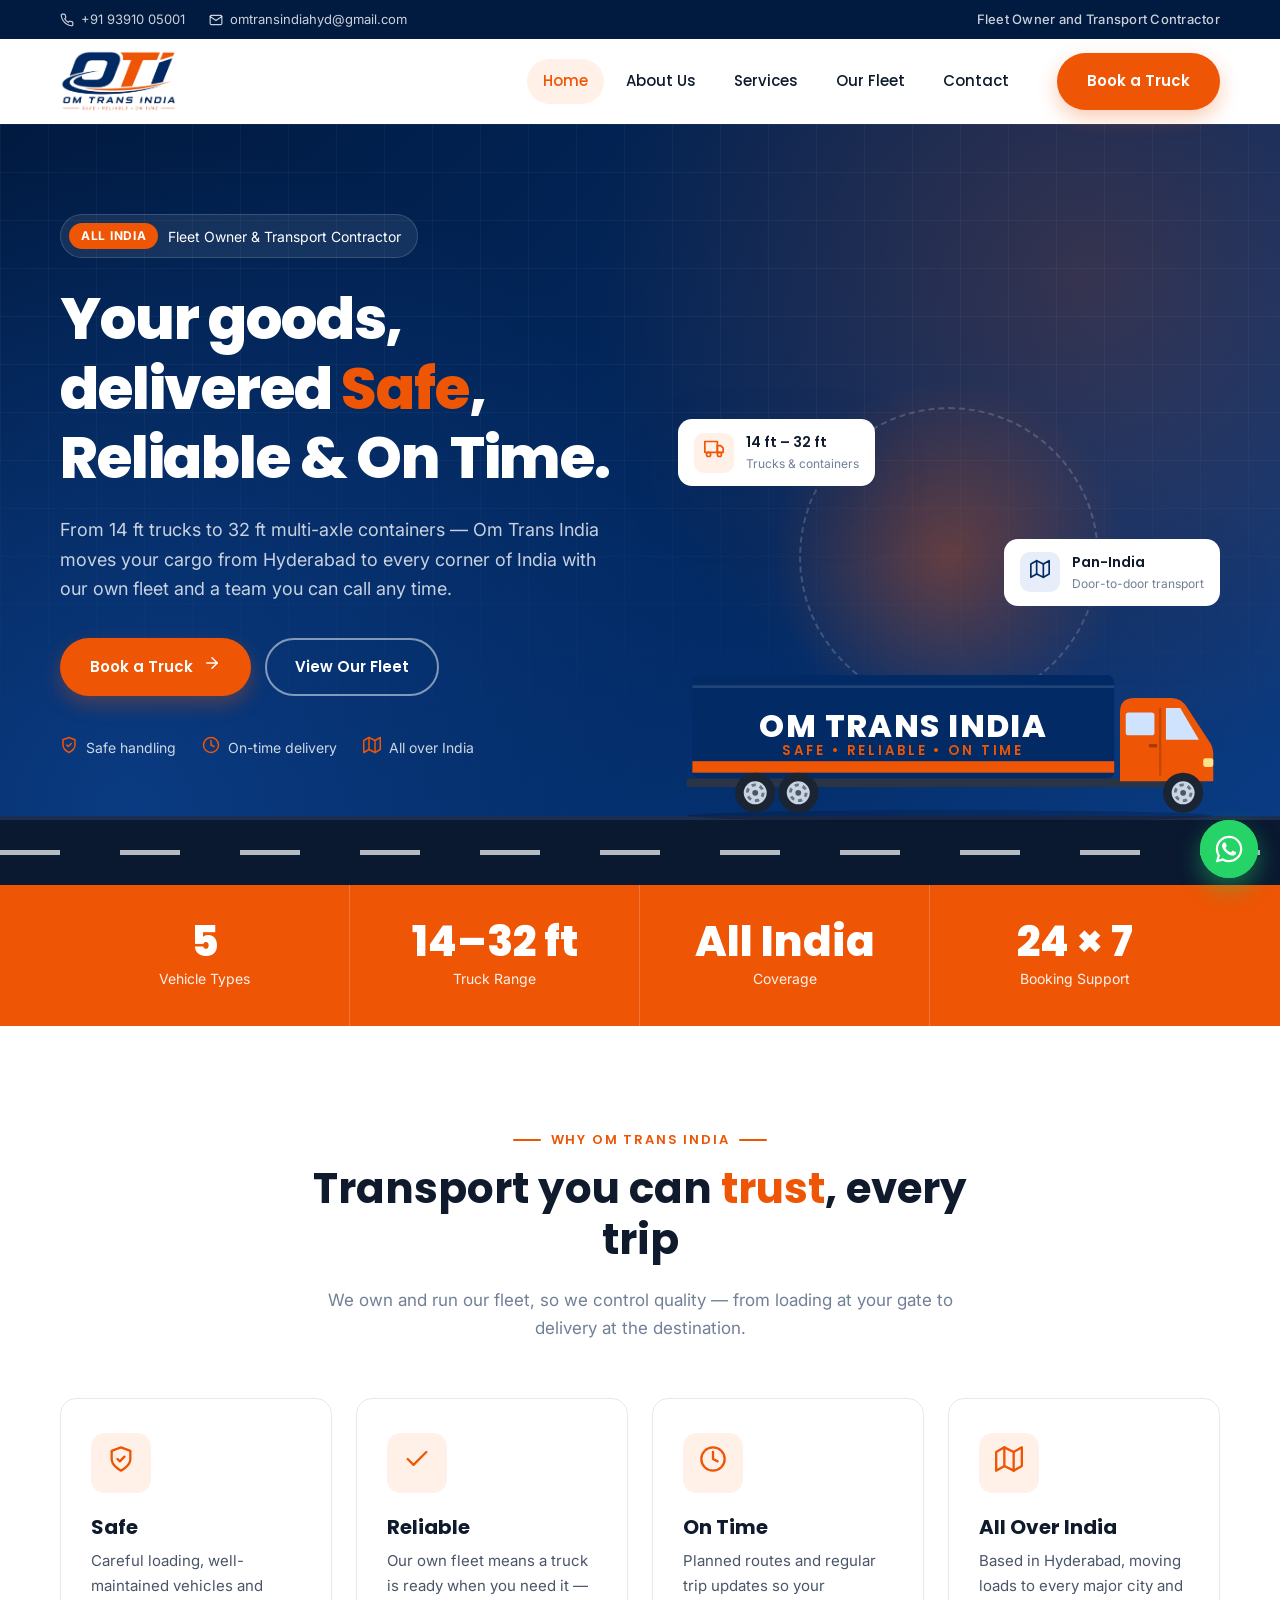
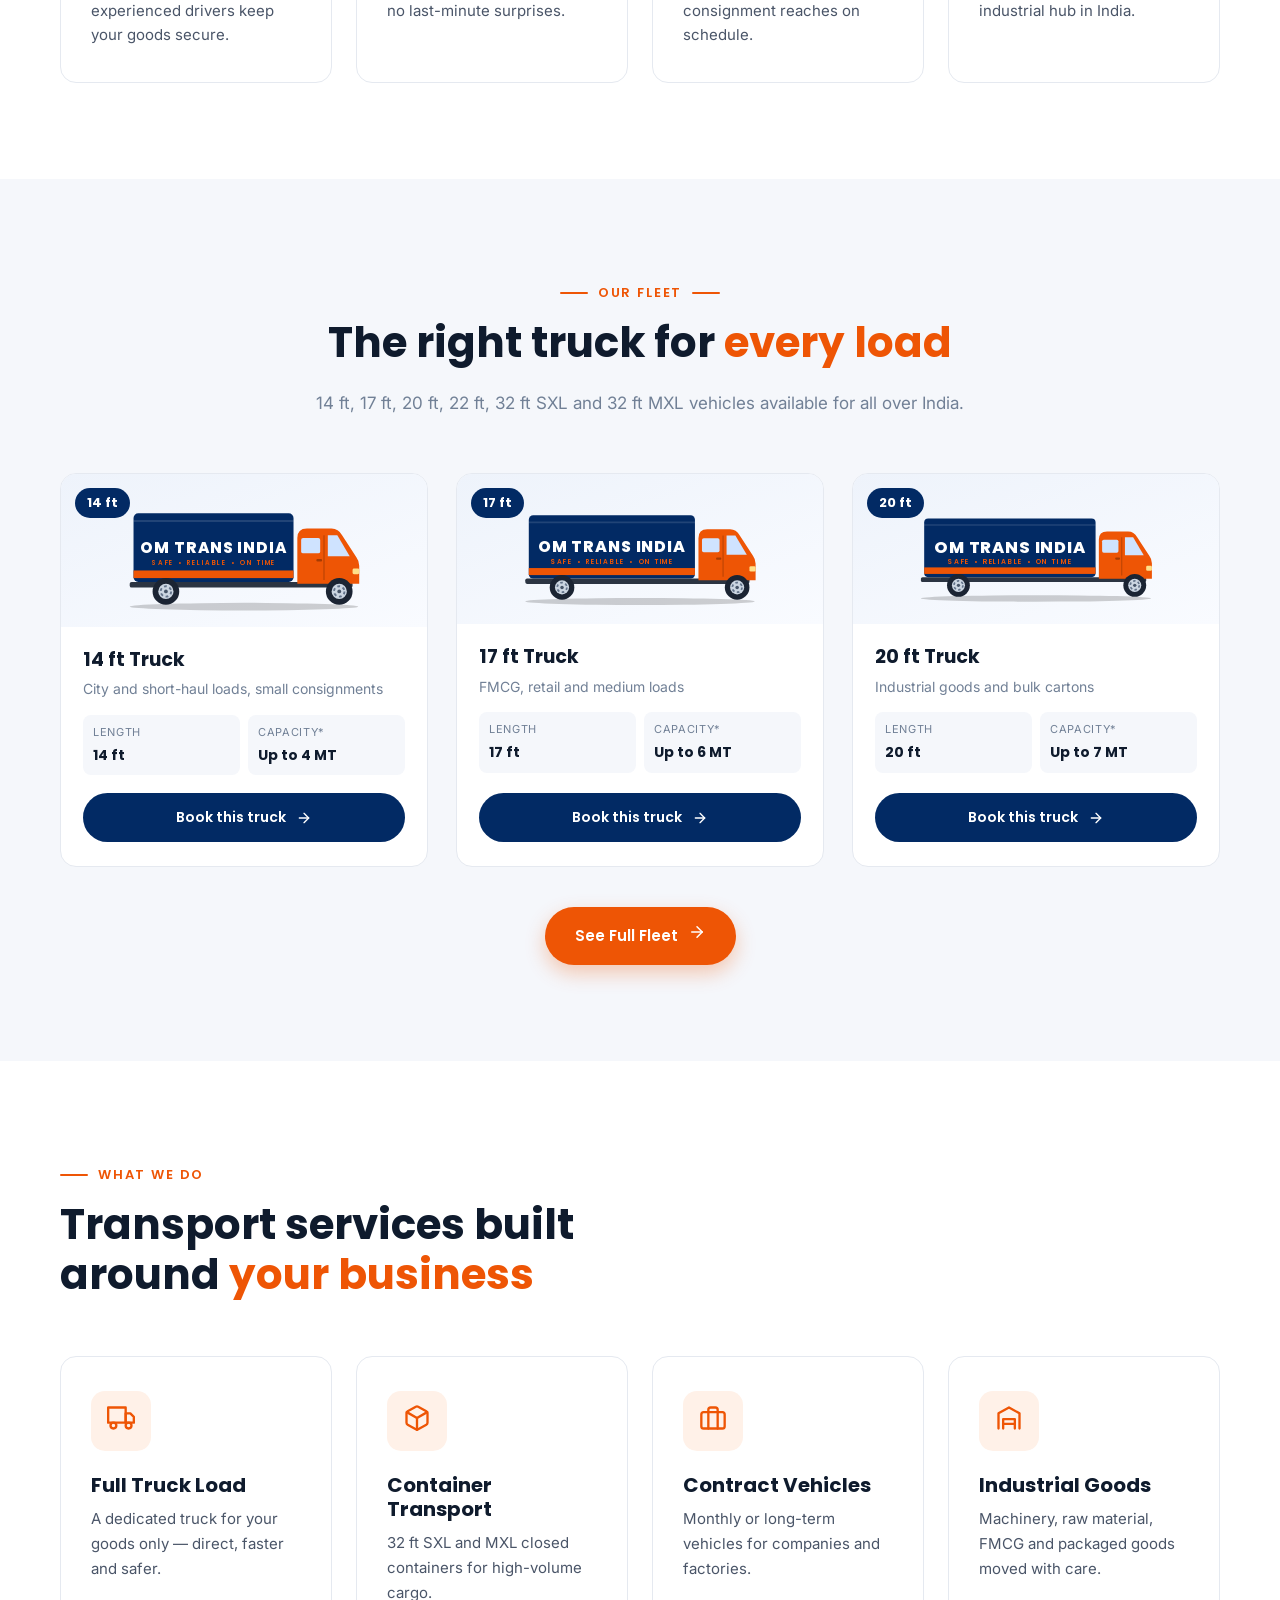
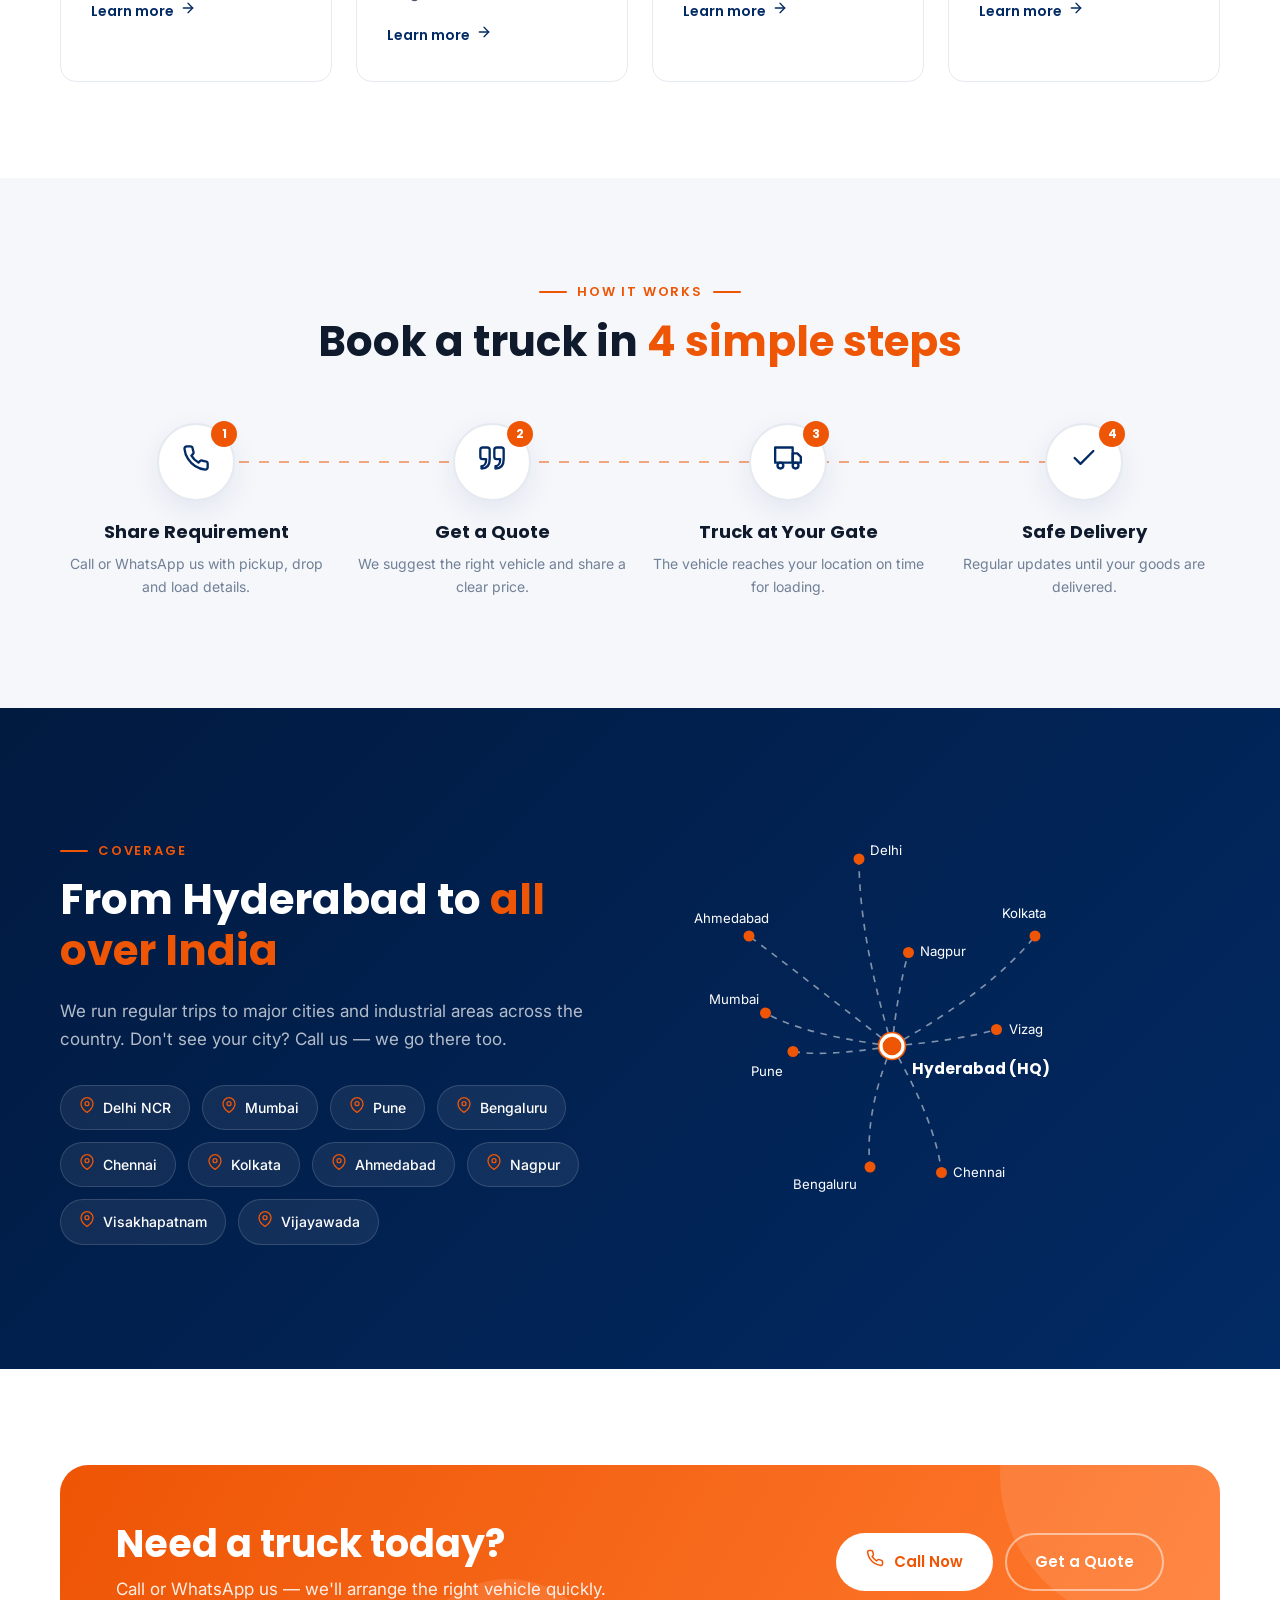
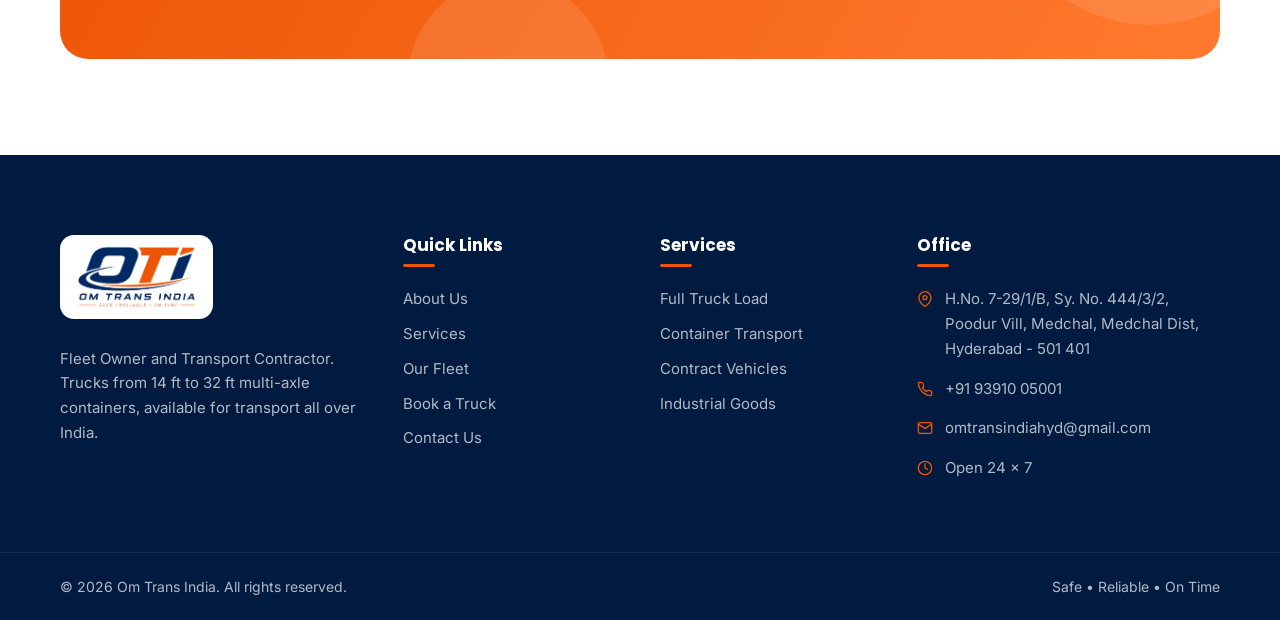
<file: index.html>
<!DOCTYPE html>
<html lang="en">
<head>
  <meta charset="UTF-8">
  <meta name="viewport" content="width=device-width, initial-scale=1.0">
  <title>Om Trans India | Fleet Owner & Transport Contractor, Hyderabad</title>
  <meta name="description" content="Om Trans India — fleet owner and transport contractor in Hyderabad. 14 ft, 17 ft, 20 ft, 22 ft, 32 ft SXL and MXL trucks available for all over India. Safe, reliable, on time.">
  <meta name="theme-color" content="#022a64">
  <link rel="icon" type="image/png" href="images/favicon.png">
  <link rel="preconnect" href="https://fonts.googleapis.com">
  <link rel="preconnect" href="https://fonts.gstatic.com" crossorigin>
  <link href="https://fonts.googleapis.com/css2?family=Inter:wght@400;500;600&family=Poppins:wght@500;600;700;800&display=swap" rel="stylesheet">
  <link rel="stylesheet" href="css/style.css">
</head>
<body>
  <header id="site-header"></header>

  <main>
    <!-- Hero -->
    <section class="hero">
      <div class="container hero-grid">
        <div class="hero-copy">
          <div class="hero-badge reveal"><b>ALL INDIA</b> Fleet Owner &amp; Transport Contractor</div>
          <h1 class="reveal d1">Your goods, delivered <span class="highlight">Safe</span>, Reliable &amp; On Time.</h1>
          <p class="hero-lead reveal d2">From 14 ft trucks to 32 ft multi-axle containers — Om Trans India moves your cargo from Hyderabad to every corner of India with our own fleet and a team you can call any time.</p>
          <div class="hero-actions reveal d3">
            <a href="contact.html" class="btn btn-primary">Book a Truck <i data-icon="arrow" data-size="18"></i></a>
            <a href="fleet.html" class="btn btn-outline">View Our Fleet</a>
          </div>
          <div class="hero-points reveal d3">
            <span><i data-icon="shield" data-size="18"></i> Safe handling</span>
            <span><i data-icon="clock" data-size="18"></i> On-time delivery</span>
            <span><i data-icon="map" data-size="18"></i> All over India</span>
          </div>
        </div>
        <div class="hero-visual reveal d2">
          <div class="hero-float f1"><span class="ico"><i data-icon="truck" data-size="20"></i></span><div>14 ft – 32 ft<small>Trucks &amp; containers</small></div></div>
          <div class="hero-float f2"><span class="ico"><i data-icon="map" data-size="20"></i></span><div>Pan-India<small>Door-to-door transport</small></div></div>
          <div data-truck="32" data-axles="3" data-cls="truck-art"></div>
        </div>
      </div>
      <div class="road"></div>
    </section>

    <!-- Stats -->
    <section class="stats">
      <div class="container stats-grid">
        <div class="stat"><strong data-count="6">0</strong><span>Vehicle Types</span></div>
        <div class="stat"><strong>14–32 ft</strong><span>Truck Range</span></div>
        <div class="stat"><strong>All India</strong><span>Coverage</span></div>
        <div class="stat"><strong>24 × 7</strong><span>Booking Support</span></div>
      </div>
    </section>

    <!-- Why us -->
    <section class="section">
      <div class="container">
        <div class="section-head text-center reveal">
          <span class="eyebrow">Why Om Trans India</span>
          <h2>Transport you can <span class="highlight">trust</span>, every trip</h2>
          <p>We own and run our fleet, so we control quality — from loading at your gate to delivery at the destination.</p>
        </div>
        <div class="grid-4">
          <div class="card reveal"><div class="icon"><i data-icon="shield" data-size="28"></i></div><h3>Safe</h3><p>Careful loading, well-maintained vehicles and experienced drivers keep your goods secure.</p></div>
          <div class="card reveal d1"><div class="icon"><i data-icon="check" data-size="28"></i></div><h3>Reliable</h3><p>Our own fleet means a truck is ready when you need it — no last-minute surprises.</p></div>
          <div class="card reveal d2"><div class="icon"><i data-icon="clock" data-size="28"></i></div><h3>On Time</h3><p>Planned routes and regular trip updates so your consignment reaches on schedule.</p></div>
          <div class="card reveal d3"><div class="icon"><i data-icon="map" data-size="28"></i></div><h3>All Over India</h3><p>Based in Hyderabad, moving loads to every major city and industrial hub in India.</p></div>
        </div>
      </div>
    </section>

    <!-- Fleet preview -->
    <section class="section section-soft">
      <div class="container">
        <div class="section-head text-center reveal">
          <span class="eyebrow">Our Fleet</span>
          <h2>The right truck for <span class="highlight">every load</span></h2>
          <p>14 ft, 17 ft, 20 ft, 22 ft, 32 ft SXL and 32 ft MXL vehicles available for all over India.</p>
        </div>
        <div class="grid-3" data-fleet="short"></div>
        <div class="text-center" style="margin-top:40px">
          <a href="fleet.html" class="btn btn-primary">See Full Fleet <i data-icon="arrow" data-size="18"></i></a>
        </div>
      </div>
    </section>

    <!-- Services -->
    <section class="section">
      <div class="container">
        <div class="section-head reveal">
          <span class="eyebrow">What We Do</span>
          <h2>Transport services built around <span class="highlight">your business</span></h2>
        </div>
        <div class="grid-4">
          <div class="card reveal"><div class="icon"><i data-icon="truck" data-size="28"></i></div><h3>Full Truck Load</h3><p>A dedicated truck for your goods only — direct, faster and safer.</p><a class="card-link" href="services.html#ftl">Learn more <i data-icon="arrow" data-size="16"></i></a></div>
          <div class="card reveal d1"><div class="icon"><i data-icon="box" data-size="28"></i></div><h3>Container Transport</h3><p>32 ft SXL and MXL closed containers for high-volume cargo.</p><a class="card-link" href="services.html#container">Learn more <i data-icon="arrow" data-size="16"></i></a></div>
          <div class="card reveal d2"><div class="icon"><i data-icon="briefcase" data-size="28"></i></div><h3>Contract Vehicles</h3><p>Monthly or long-term vehicles for companies and factories.</p><a class="card-link" href="services.html#contract">Learn more <i data-icon="arrow" data-size="16"></i></a></div>
          <div class="card reveal d3"><div class="icon"><i data-icon="warehouse" data-size="28"></i></div><h3>Industrial Goods</h3><p>Machinery, raw material, FMCG and packaged goods moved with care.</p><a class="card-link" href="services.html#industrial">Learn more <i data-icon="arrow" data-size="16"></i></a></div>
        </div>
      </div>
    </section>

    <!-- How it works -->
    <section class="section section-soft">
      <div class="container">
        <div class="section-head text-center reveal">
          <span class="eyebrow">How It Works</span>
          <h2>Book a truck in <span class="highlight">4 simple steps</span></h2>
        </div>
        <div class="steps">
          <div class="step reveal"><div class="num"><i data-icon="phone" data-size="28"></i></div><h3>Share Requirement</h3><p>Call or WhatsApp us with pickup, drop and load details.</p></div>
          <div class="step reveal d1"><div class="num"><i data-icon="quote" data-size="28"></i></div><h3>Get a Quote</h3><p>We suggest the right vehicle and share a clear price.</p></div>
          <div class="step reveal d2"><div class="num"><i data-icon="truck" data-size="28"></i></div><h3>Truck at Your Gate</h3><p>The vehicle reaches your location on time for loading.</p></div>
          <div class="step reveal d3"><div class="num"><i data-icon="check" data-size="28"></i></div><h3>Safe Delivery</h3><p>Regular updates until your goods are delivered.</p></div>
        </div>
      </div>
    </section>

    <!-- Coverage -->
    <section class="section coverage">
      <div class="container split">
        <div class="reveal">
          <div class="section-head" style="margin-bottom:32px">
            <span class="eyebrow">Coverage</span>
            <h2>From Hyderabad to <span class="highlight">all over India</span></h2>
            <p>We run regular trips to major cities and industrial areas across the country. Don't see your city? Call us — we go there too.</p>
          </div>
          <div class="route-chips">
            <span><i data-icon="pin" data-size="16"></i> Delhi NCR</span>
            <span><i data-icon="pin" data-size="16"></i> Mumbai</span>
            <span><i data-icon="pin" data-size="16"></i> Pune</span>
            <span><i data-icon="pin" data-size="16"></i> Bengaluru</span>
            <span><i data-icon="pin" data-size="16"></i> Chennai</span>
            <span><i data-icon="pin" data-size="16"></i> Kolkata</span>
            <span><i data-icon="pin" data-size="16"></i> Ahmedabad</span>
            <span><i data-icon="pin" data-size="16"></i> Nagpur</span>
            <span><i data-icon="pin" data-size="16"></i> Visakhapatnam</span>
            <span><i data-icon="pin" data-size="16"></i> Vijayawada</span>
          </div>
        </div>
        <div class="reveal d2">
          <svg class="india-map" viewBox="0 0 400 420" role="img" aria-label="Routes from Hyderabad to major cities">
            <g>
              <path class="route" d="M200 220 Q170 120 170 50"/>
              <path class="route" d="M200 220 Q120 210 85 190"/>
              <path class="route" d="M200 220 Q140 230 110 225"/>
              <path class="route" d="M200 220 Q175 280 180 330"/>
              <path class="route" d="M200 220 Q240 290 245 335"/>
              <path class="route" d="M200 220 Q290 170 330 120"/>
              <path class="route" d="M200 220 Q110 150 70 120"/>
              <path class="route" d="M200 220 Q205 170 215 135"/>
              <path class="route" d="M200 220 Q260 215 295 205"/>
            </g>
            <g font-family="Inter, sans-serif" font-size="12" fill="#fff">
              <circle class="dot" cx="170" cy="50" r="5"/><text x="180" y="46">Delhi</text>
              <circle class="dot" cx="70" cy="120" r="5"/><text x="20" y="108">Ahmedabad</text>
              <circle class="dot" cx="85" cy="190" r="5"/><text x="34" y="182">Mumbai</text>
              <circle class="dot" cx="110" cy="225" r="5"/><text x="72" y="247">Pune</text>
              <circle class="dot" cx="215" cy="135" r="5"/><text x="225" y="138">Nagpur</text>
              <circle class="dot" cx="330" cy="120" r="5"/><text x="300" y="104">Kolkata</text>
              <circle class="dot" cx="295" cy="205" r="5"/><text x="306" y="209">Vizag</text>
              <circle class="dot" cx="180" cy="330" r="5"/><text x="110" y="350">Bengaluru</text>
              <circle class="dot" cx="245" cy="335" r="5"/><text x="255" y="339">Chennai</text>
              <circle class="pulse" cx="200" cy="220" r="12"/>
              <circle cx="200" cy="220" r="10" fill="#ee5505" stroke="#fff" stroke-width="3"/>
              <text x="218" y="245" font-family="Poppins, sans-serif" font-weight="700" font-size="14">Hyderabad (HQ)</text>
            </g>
          </svg>
        </div>
      </div>
    </section>

    <!-- CTA -->
    <section class="section">
      <div class="container">
        <div class="cta reveal">
          <div>
            <h2>Need a truck today?</h2>
            <p>Call or WhatsApp us — we'll arrange the right vehicle quickly.</p>
          </div>
          <div class="cta-actions">
            <a href="#" data-call class="btn btn-light"><i data-icon="phone" data-size="18"></i> Call Now</a>
            <a href="contact.html" class="btn btn-outline">Get a Quote</a>
          </div>
        </div>
      </div>
    </section>
  </main>

  <div id="site-footer"></div>

  <script src="js/config.js"></script>
  <script src="js/main.js"></script>
</body>
</html>
</file>
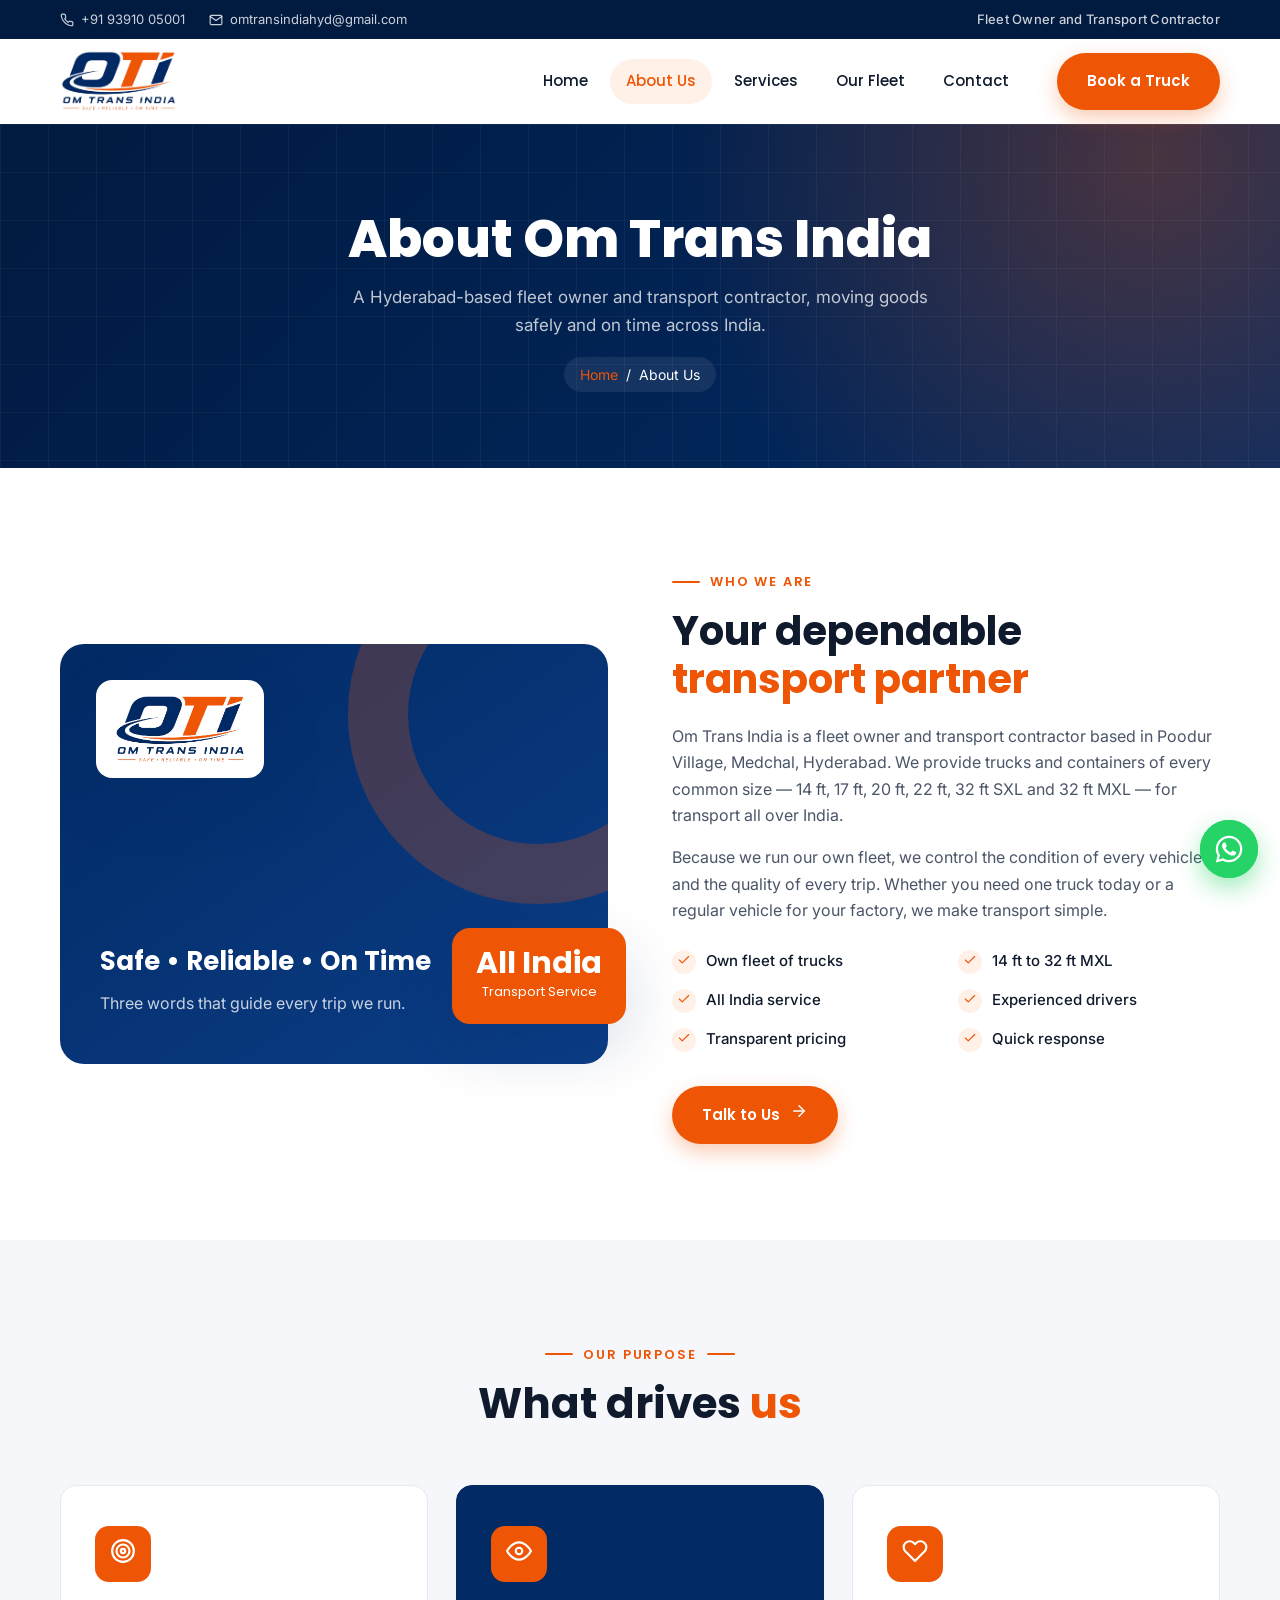
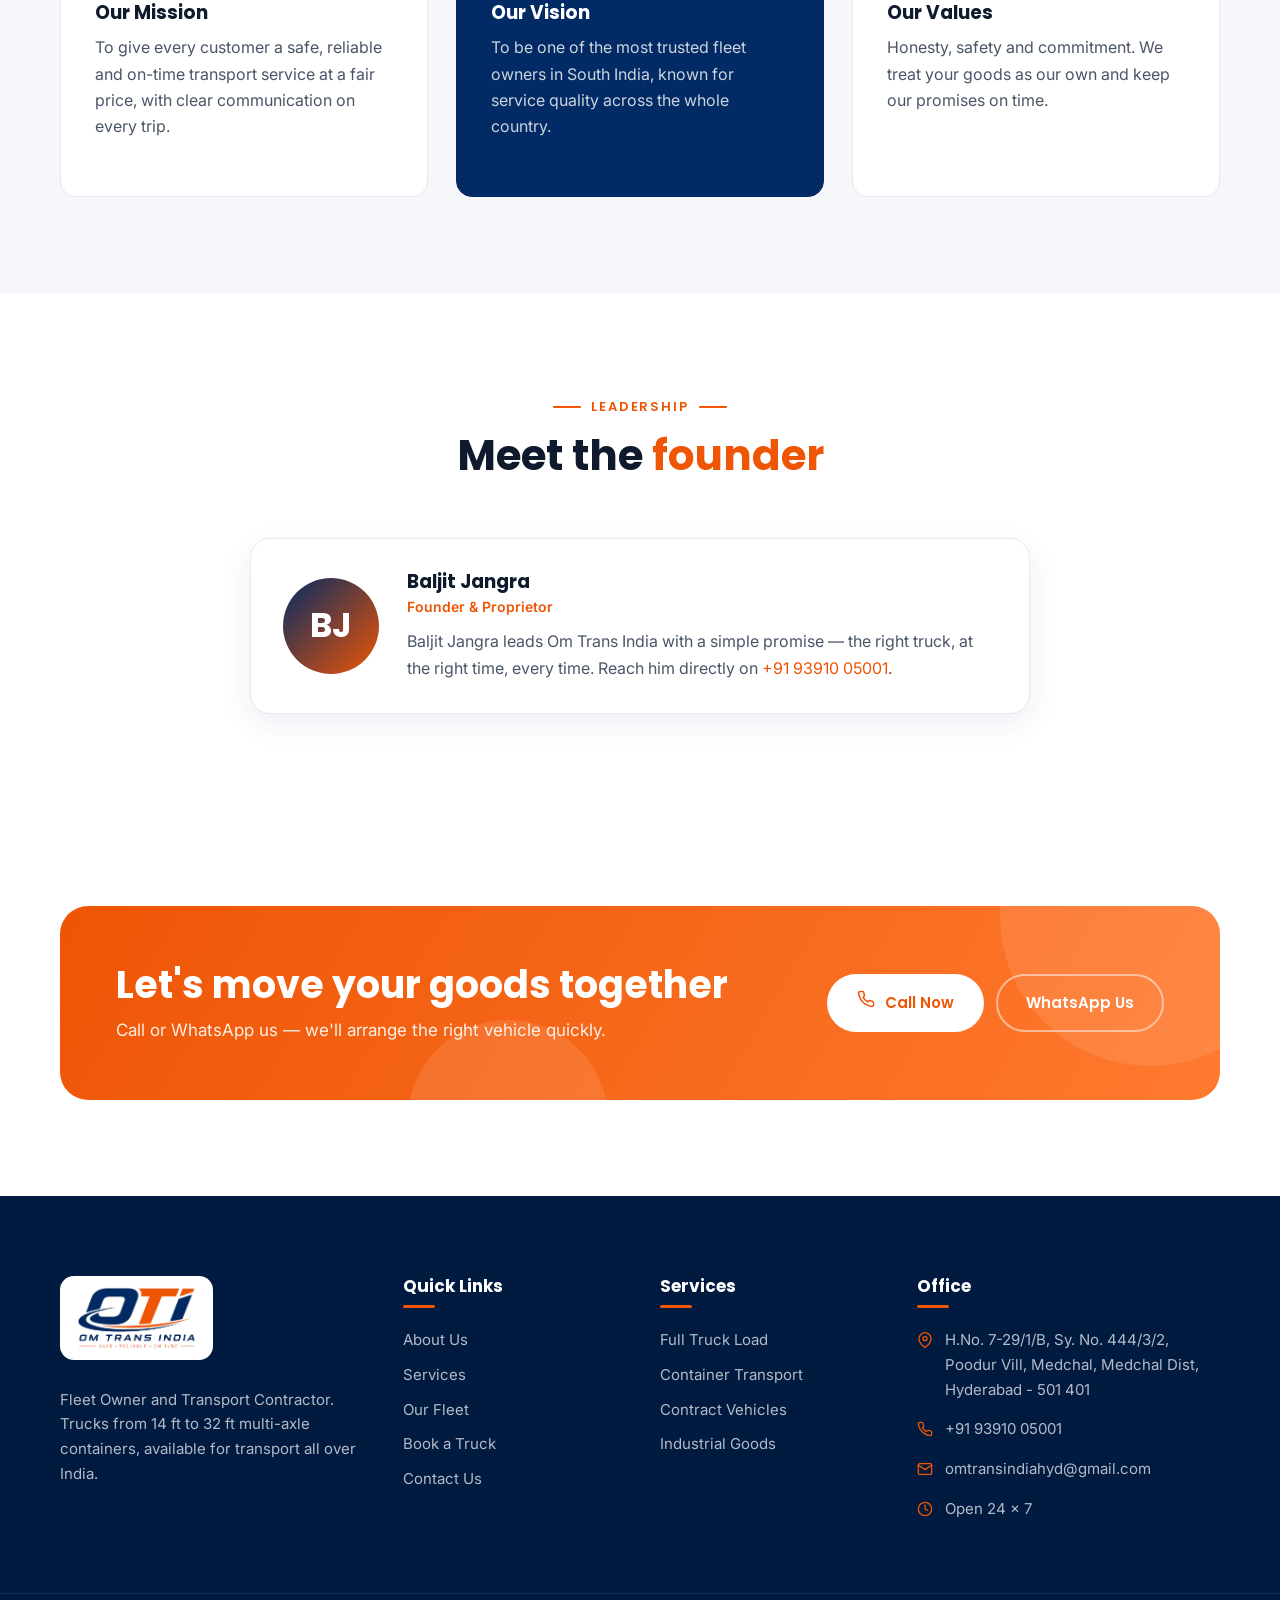
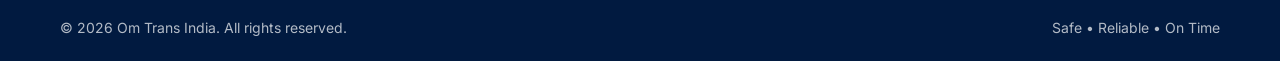
<file: about.html>
<!DOCTYPE html>
<html lang="en">
<head>
  <meta charset="UTF-8">
  <meta name="viewport" content="width=device-width, initial-scale=1.0">
  <title>About Us | Om Trans India</title>
  <meta name="description" content="About Om Trans India — fleet owner and transport contractor based in Medchal, Hyderabad, serving all over India.">
  <meta name="theme-color" content="#022a64">
  <link rel="icon" type="image/png" href="images/favicon.png">
  <link rel="preconnect" href="https://fonts.googleapis.com">
  <link rel="preconnect" href="https://fonts.gstatic.com" crossorigin>
  <link href="https://fonts.googleapis.com/css2?family=Inter:wght@400;500;600&family=Poppins:wght@500;600;700;800&display=swap" rel="stylesheet">
  <link rel="stylesheet" href="css/style.css">
</head>
<body>
  <header id="site-header"></header>

  <main>
    <section class="page-banner">
      <div class="container">
        <h1>About Om Trans India</h1>
        <p>A Hyderabad-based fleet owner and transport contractor, moving goods safely and on time across India.</p>
        <div class="crumbs"><a href="index.html">Home</a> / <span>About Us</span></div>
      </div>
    </section>

    <section class="section">
      <div class="container split">
        <div class="about-visual reveal">
          <div class="about-panel">
            <div class="logo-tile"><img src="images/logo.png" alt="Om Trans India logo" width="133" height="70"></div>
            <h3>Safe • Reliable • On Time</h3>
            <p>Three words that guide every trip we run.</p>
          </div>
          <div class="about-badge"><strong>All India</strong><span>Transport Service</span></div>
        </div>
        <div class="reveal d1">
          <span class="eyebrow">Who We Are</span>
          <h2 style="font-size:clamp(28px,4vw,40px)">Your dependable <span class="highlight">transport partner</span></h2>
          <p>Om Trans India is a fleet owner and transport contractor based in Poodur Village, Medchal, Hyderabad. We provide trucks and containers of every common size — 14 ft, 17 ft, 20 ft, 22 ft, 32 ft SXL and 32 ft MXL — for transport all over India.</p>
          <p>Because we run our own fleet, we control the condition of every vehicle and the quality of every trip. Whether you need one truck today or a regular vehicle for your factory, we make transport simple.</p>
          <ul class="check-list">
            <li><span><i data-icon="check" data-size="14"></i></span> Own fleet of trucks</li>
            <li><span><i data-icon="check" data-size="14"></i></span> 14 ft to 32 ft MXL</li>
            <li><span><i data-icon="check" data-size="14"></i></span> All India service</li>
            <li><span><i data-icon="check" data-size="14"></i></span> Experienced drivers</li>
            <li><span><i data-icon="check" data-size="14"></i></span> Transparent pricing</li>
            <li><span><i data-icon="check" data-size="14"></i></span> Quick response</li>
          </ul>
          <a href="contact.html" class="btn btn-primary">Talk to Us <i data-icon="arrow" data-size="18"></i></a>
        </div>
      </div>
    </section>

    <section class="section section-soft">
      <div class="container">
        <div class="section-head text-center reveal">
          <span class="eyebrow">Our Purpose</span>
          <h2>What drives <span class="highlight">us</span></h2>
        </div>
        <div class="grid-3">
          <div class="mv-card reveal"><div class="icon"><i data-icon="target" data-size="26"></i></div><h3>Our Mission</h3><p>To give every customer a safe, reliable and on-time transport service at a fair price, with clear communication on every trip.</p></div>
          <div class="mv-card dark reveal d1"><div class="icon"><i data-icon="eye" data-size="26"></i></div><h3>Our Vision</h3><p>To be one of the most trusted fleet owners in South India, known for service quality across the whole country.</p></div>
          <div class="mv-card reveal d2"><div class="icon"><i data-icon="heart" data-size="26"></i></div><h3>Our Values</h3><p>Honesty, safety and commitment. We treat your goods as our own and keep our promises on time.</p></div>
        </div>
      </div>
    </section>

    <section class="section">
      <div class="container" style="max-width:820px">
        <div class="section-head text-center reveal">
          <span class="eyebrow">Leadership</span>
          <h2>Meet the <span class="highlight">founder</span></h2>
        </div>
        <div class="owner-card reveal">
          <div class="owner-avatar">BJ</div>
          <div>
            <h3>Baljit Jangra</h3>
            <span class="role">Founder &amp; Proprietor</span>
            <p>Baljit Jangra leads Om Trans India with a simple promise — the right truck, at the right time, every time. Reach him directly on <a href="#" data-call class="highlight">+91 93910 05001</a>.</p>
          </div>
        </div>
      </div>
    </section>

    <section class="section">
      <div class="container">
        <div class="cta reveal">
          <div>
            <h2>Let's move your goods together</h2>
            <p>Call or WhatsApp us — we'll arrange the right vehicle quickly.</p>
          </div>
          <div class="cta-actions">
            <a href="#" data-call class="btn btn-light"><i data-icon="phone" data-size="18"></i> Call Now</a>
            <a href="#" data-wa-link="Hello Om Trans India, I need a truck." class="btn btn-outline">WhatsApp Us</a>
          </div>
        </div>
      </div>
    </section>
  </main>

  <div id="site-footer"></div>

  <script src="js/config.js"></script>
  <script src="js/main.js"></script>
</body>
</html>
</file>
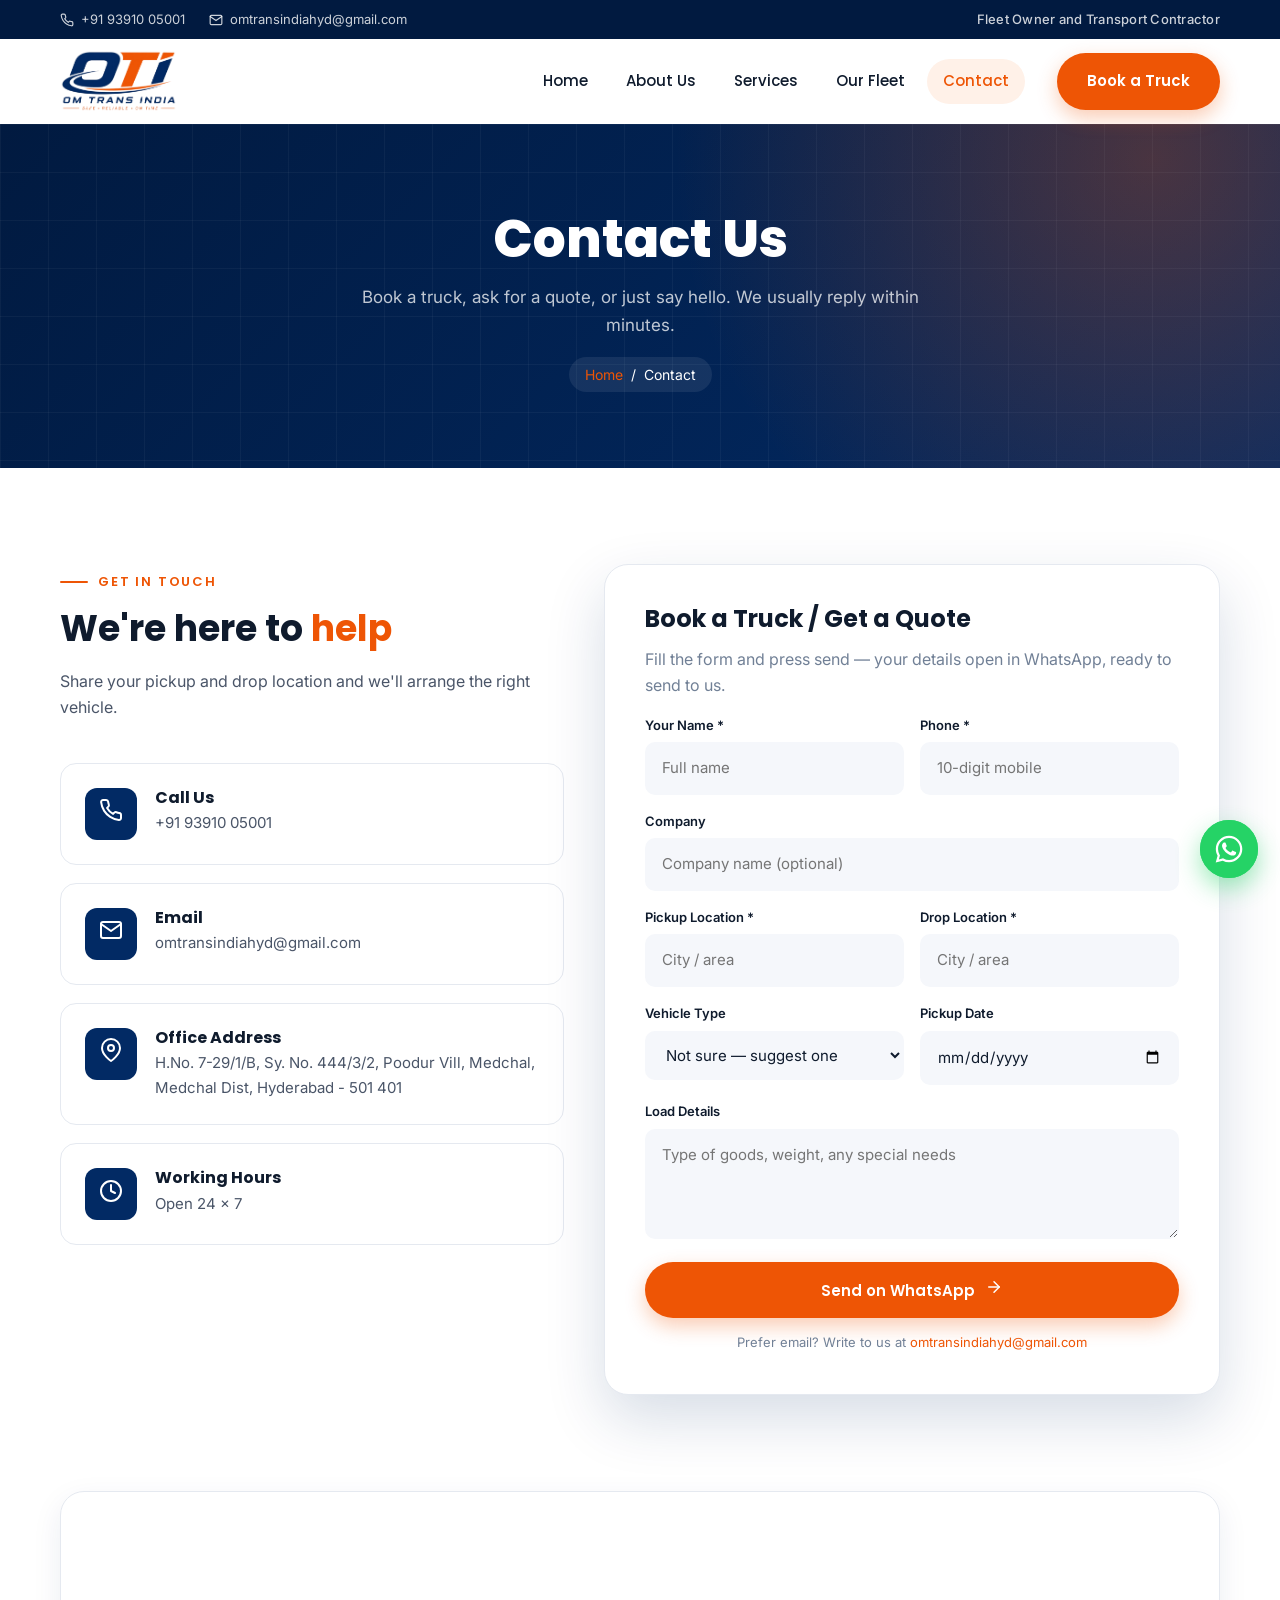
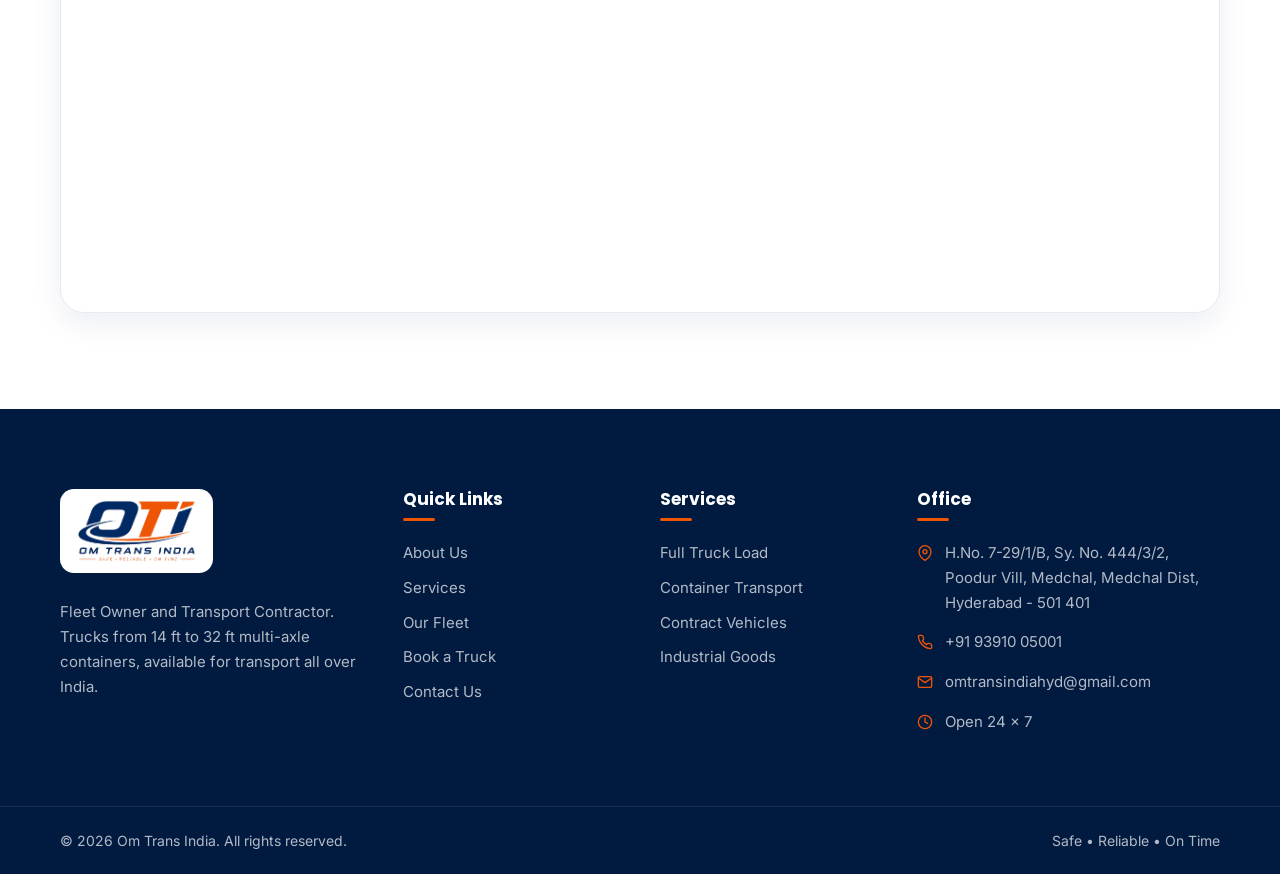
<file: contact.html>
<!DOCTYPE html>
<html lang="en">
<head>
  <meta charset="UTF-8">
  <meta name="viewport" content="width=device-width, initial-scale=1.0">
  <title>Contact | Om Trans India</title>
  <meta name="description" content="Contact Om Trans India, Medchal, Hyderabad. Call +91 93910 05001 or email omtransindiahyd@gmail.com to book a truck.">
  <meta name="theme-color" content="#022a64">
  <link rel="icon" type="image/png" href="images/favicon.png">
  <link rel="preconnect" href="https://fonts.googleapis.com">
  <link rel="preconnect" href="https://fonts.gstatic.com" crossorigin>
  <link href="https://fonts.googleapis.com/css2?family=Inter:wght@400;500;600&family=Poppins:wght@500;600;700;800&display=swap" rel="stylesheet">
  <link rel="stylesheet" href="css/style.css">
</head>
<body>
  <header id="site-header"></header>

  <main>
    <section class="page-banner">
      <div class="container">
        <h1>Contact Us</h1>
        <p>Book a truck, ask for a quote, or just say hello. We usually reply within minutes.</p>
        <div class="crumbs"><a href="index.html">Home</a> / <span>Contact</span></div>
      </div>
    </section>

    <section class="section">
      <div class="container contact-grid">
        <div class="info-stack">
          <div class="reveal" style="margin-bottom:8px">
            <span class="eyebrow">Get in Touch</span>
            <h2 style="font-size:clamp(26px,3.4vw,36px)">We're here to <span class="highlight">help</span></h2>
            <p>Share your pickup and drop location and we'll arrange the right vehicle.</p>
          </div>
          <div class="info-card reveal"><div class="icon"><i data-icon="phone"></i></div><div><h4>Call Us</h4><p data-site="phones"></p></div></div>
          <div class="info-card reveal d1"><div class="icon"><i data-icon="mail"></i></div><div><h4>Email</h4><p data-site="email"></p></div></div>
          <div class="info-card reveal d2"><div class="icon"><i data-icon="pin"></i></div><div><h4>Office Address</h4><p data-site="address"></p></div></div>
          <div class="info-card reveal d3"><div class="icon"><i data-icon="clock"></i></div><div><h4>Working Hours</h4><p data-site="hours"></p></div></div>
        </div>

        <div class="form-card reveal d1" id="quote">
          <h3>Book a Truck / Get a Quote</h3>
          <p>Fill the form and press send — your details open in WhatsApp, ready to send to us.</p>
          <form data-wa="New truck enquiry from website" novalidate>
            <div class="form-grid">
              <div class="field"><label for="f-name">Your Name *</label><input id="f-name" name="Name" required placeholder="Full name"></div>
              <div class="field"><label for="f-phone">Phone *</label><input id="f-phone" name="Phone" type="tel" required pattern="[0-9+ ]{10,15}" placeholder="10-digit mobile"></div>
              <div class="field full"><label for="f-company">Company</label><input id="f-company" name="Company" placeholder="Company name (optional)"></div>
              <div class="field"><label for="f-from">Pickup Location *</label><input id="f-from" name="Pickup" required placeholder="City / area"></div>
              <div class="field"><label for="f-to">Drop Location *</label><input id="f-to" name="Drop" required placeholder="City / area"></div>
              <div class="field"><label for="f-vehicle">Vehicle Type</label>
                <select id="f-vehicle" name="Vehicle">
                  <option value="">Not sure — suggest one</option>
                  <option>14 ft Truck</option>
                  <option>17 ft Truck</option>
                  <option>20 ft Truck</option>
                  <option>22 ft Truck</option>
                  <option>32 ft SXL Container</option>
                  <option>32 ft MXL Container</option>
                </select>
              </div>
              <div class="field"><label for="f-date">Pickup Date</label><input id="f-date" name="Date" type="date"></div>
              <div class="field full"><label for="f-msg">Load Details</label><textarea id="f-msg" name="Details" placeholder="Type of goods, weight, any special needs"></textarea></div>
              <div class="full"><button type="submit" class="btn btn-primary btn-block">Send on WhatsApp <i data-icon="arrow" data-size="18"></i></button></div>
            </div>
            <p class="form-note">Prefer email? Write to us at <a href="mailto:omtransindiahyd@gmail.com" class="highlight">omtransindiahyd@gmail.com</a></p>
          </form>
        </div>
      </div>
    </section>

    <section class="section" style="padding-top:0">
      <div class="container">
        <div class="map-wrap reveal">
          <iframe data-map title="Om Trans India location map" loading="lazy" referrerpolicy="no-referrer-when-downgrade"></iframe>
        </div>
      </div>
    </section>
  </main>

  <div id="site-footer"></div>

  <script src="js/config.js"></script>
  <script src="js/main.js"></script>
</body>
</html>
</file>
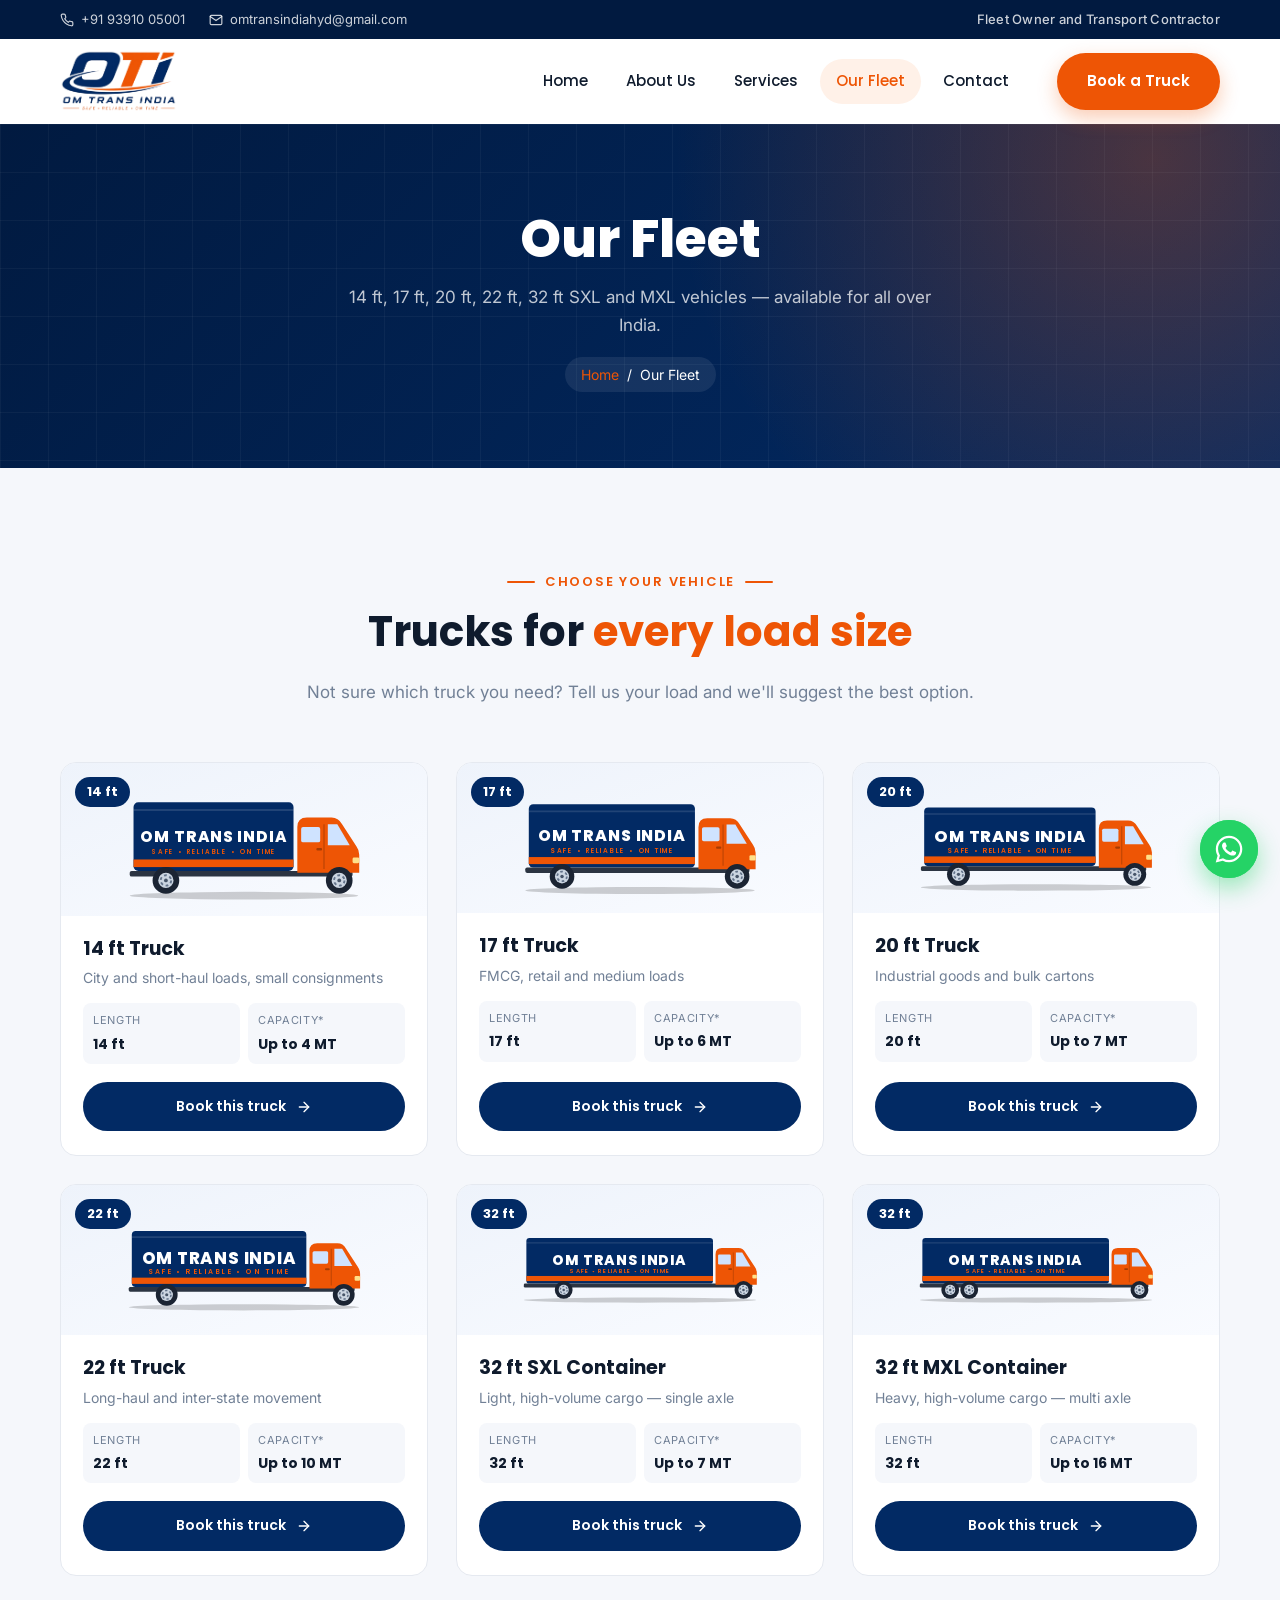
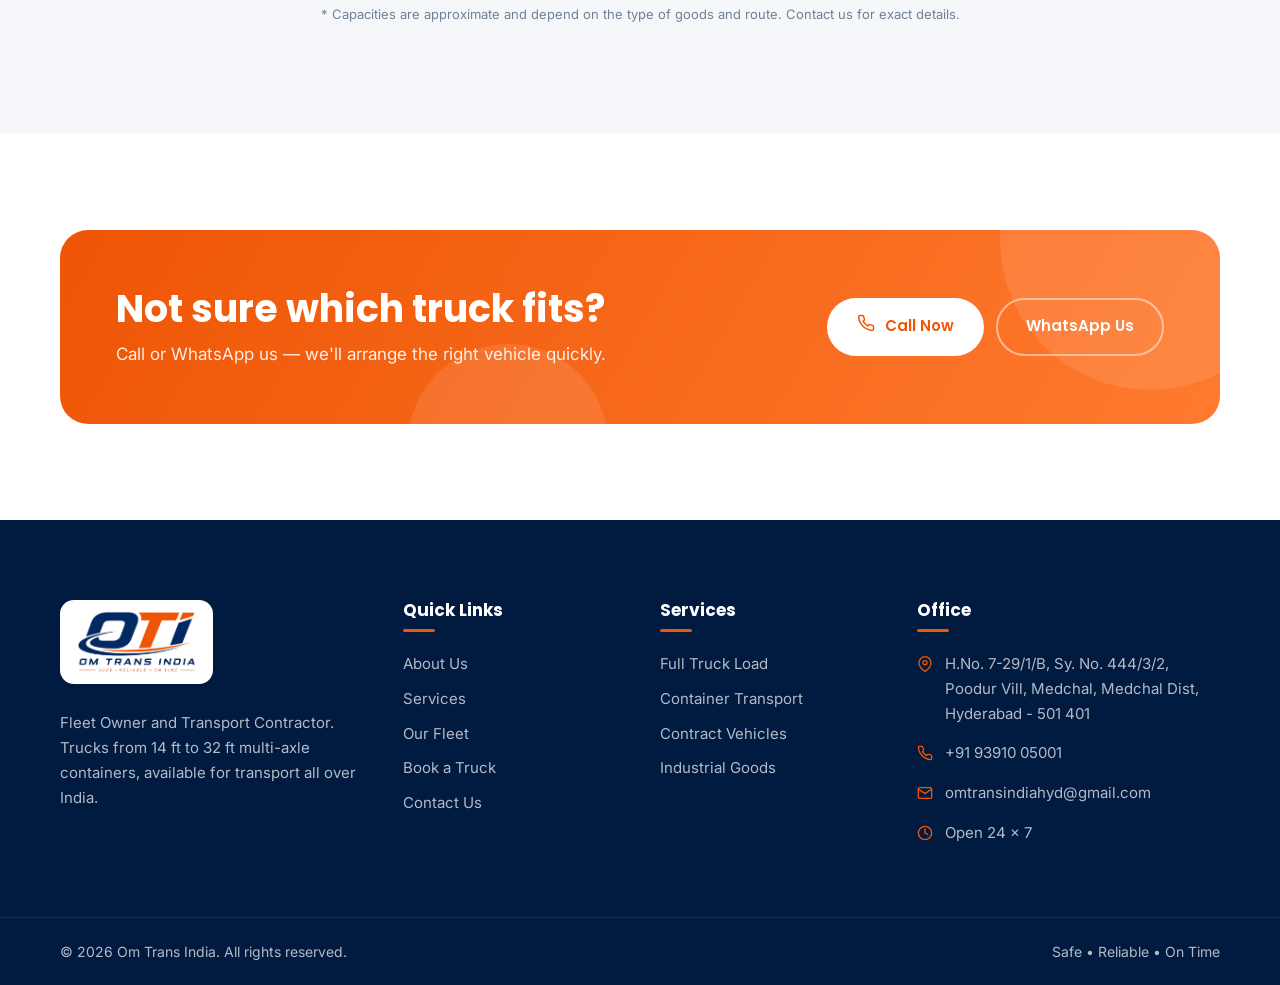
<file: fleet.html>
<!DOCTYPE html>
<html lang="en">
<head>
  <meta charset="UTF-8">
  <meta name="viewport" content="width=device-width, initial-scale=1.0">
  <title>Our Fleet | Om Trans India</title>
  <meta name="description" content="Om Trans India fleet — 14 ft, 17 ft, 20 ft, 22 ft, 32 ft SXL and 32 ft MXL trucks available for all over India.">
  <meta name="theme-color" content="#022a64">
  <link rel="icon" type="image/png" href="images/favicon.png">
  <link rel="preconnect" href="https://fonts.googleapis.com">
  <link rel="preconnect" href="https://fonts.gstatic.com" crossorigin>
  <link href="https://fonts.googleapis.com/css2?family=Inter:wght@400;500;600&family=Poppins:wght@500;600;700;800&display=swap" rel="stylesheet">
  <link rel="stylesheet" href="css/style.css">
</head>
<body>
  <header id="site-header"></header>

  <main>
    <section class="page-banner">
      <div class="container">
        <h1>Our Fleet</h1>
        <p>14 ft, 17 ft, 20 ft, 22 ft, 32 ft SXL and MXL vehicles — available for all over India.</p>
        <div class="crumbs"><a href="index.html">Home</a> / <span>Our Fleet</span></div>
      </div>
    </section>

    <section class="section section-soft">
      <div class="container">
        <div class="section-head text-center reveal">
          <span class="eyebrow">Choose Your Vehicle</span>
          <h2>Trucks for <span class="highlight">every load size</span></h2>
          <p>Not sure which truck you need? Tell us your load and we'll suggest the best option.</p>
        </div>
        <div class="grid-3" data-fleet="all"></div>
        <p class="fleet-note">* Capacities are approximate and depend on the type of goods and route. Contact us for exact details.</p>
      </div>
    </section>

    <section class="section">
      <div class="container">
        <div class="cta reveal">
          <div>
            <h2>Not sure which truck fits?</h2>
            <p>Call or WhatsApp us — we'll arrange the right vehicle quickly.</p>
          </div>
          <div class="cta-actions">
            <a href="#" data-call class="btn btn-light"><i data-icon="phone" data-size="18"></i> Call Now</a>
            <a href="#" data-wa-link="Hello Om Trans India, I need a truck." class="btn btn-outline">WhatsApp Us</a>
          </div>
        </div>
      </div>
    </section>
  </main>

  <div id="site-footer"></div>

  <script src="js/config.js"></script>
  <script src="js/main.js"></script>
</body>
</html>
</file>
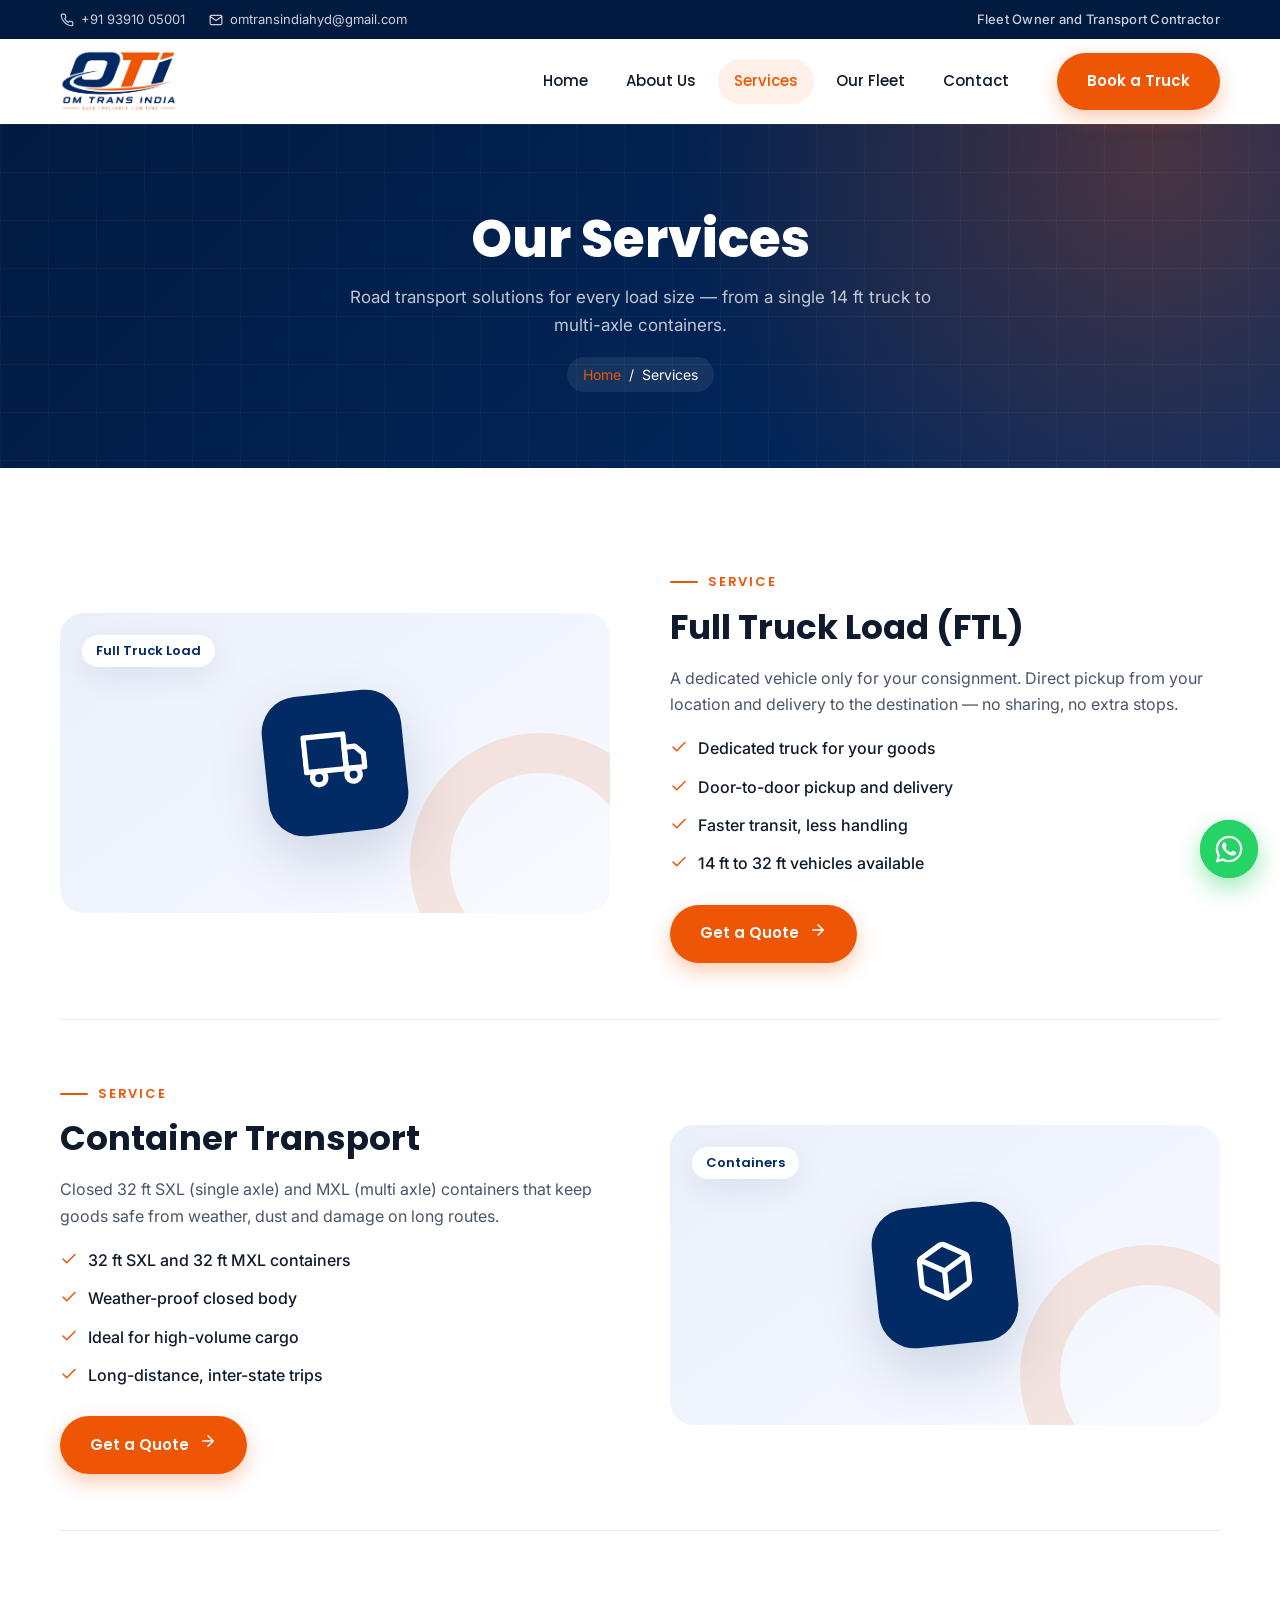
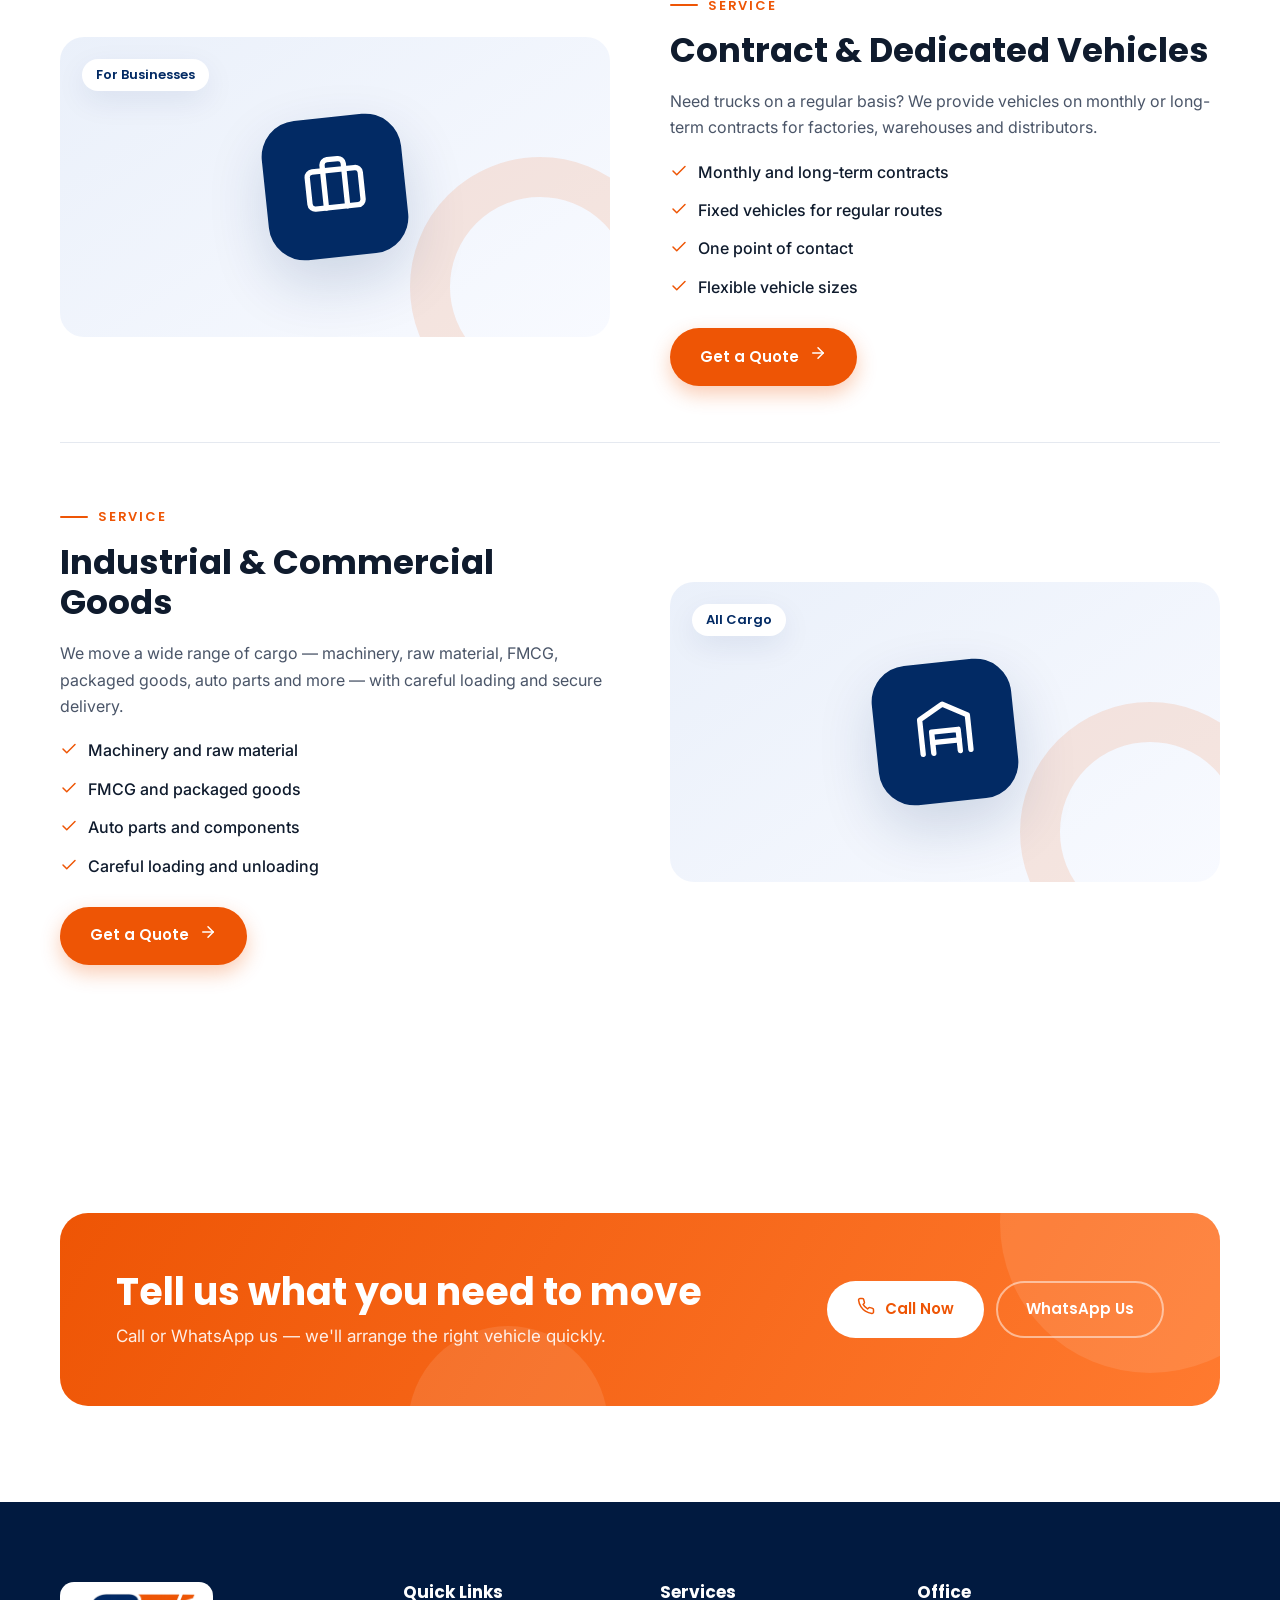
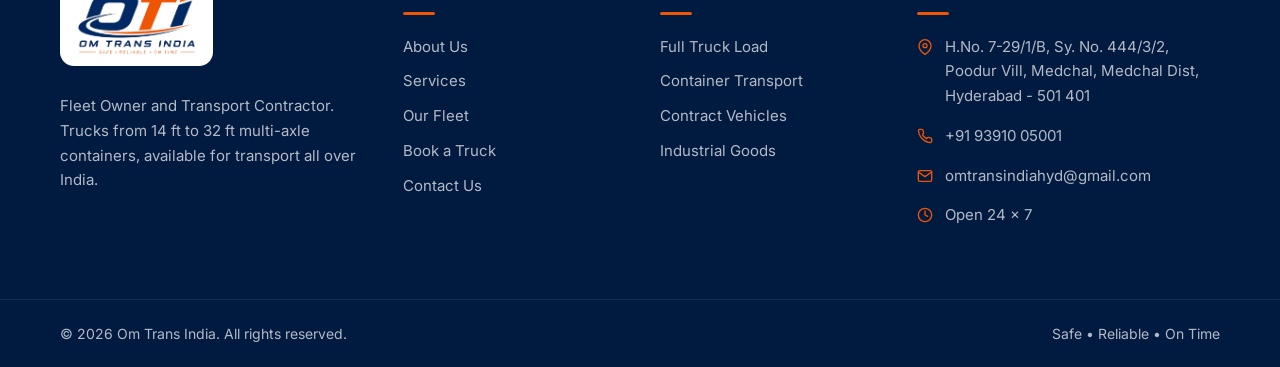
<file: services.html>
<!DOCTYPE html>
<html lang="en">
<head>
  <meta charset="UTF-8">
  <meta name="viewport" content="width=device-width, initial-scale=1.0">
  <title>Services | Om Trans India</title>
  <meta name="description" content="Om Trans India services — full truck load, 32 ft SXL/MXL container transport, contract vehicles and industrial goods transport all over India.">
  <meta name="theme-color" content="#022a64">
  <link rel="icon" type="image/png" href="images/favicon.png">
  <link rel="preconnect" href="https://fonts.googleapis.com">
  <link rel="preconnect" href="https://fonts.gstatic.com" crossorigin>
  <link href="https://fonts.googleapis.com/css2?family=Inter:wght@400;500;600&family=Poppins:wght@500;600;700;800&display=swap" rel="stylesheet">
  <link rel="stylesheet" href="css/style.css">
</head>
<body>
  <header id="site-header"></header>

  <main>
    <section class="page-banner">
      <div class="container">
        <h1>Our Services</h1>
        <p>Road transport solutions for every load size — from a single 14 ft truck to multi-axle containers.</p>
        <div class="crumbs"><a href="index.html">Home</a> / <span>Services</span></div>
      </div>
    </section>

    <section class="section" style="padding-top:40px">
      <div class="container">
        <div class="service-row" id="ftl">
          <div class="service-media reveal"><span class="tag">Full Truck Load</span><div class="big-icon"><i data-icon="truck" data-size="64"></i></div></div>
          <div class="service-text reveal d1">
            <span class="eyebrow">Service</span>
            <h2>Full Truck Load (FTL)</h2>
            <p>A dedicated vehicle only for your consignment. Direct pickup from your location and delivery to the destination — no sharing, no extra stops.</p>
            <ul><li><i data-icon="check" data-size="18"></i> Dedicated truck for your goods</li><li><i data-icon="check" data-size="18"></i> Door-to-door pickup and delivery</li><li><i data-icon="check" data-size="18"></i> Faster transit, less handling</li><li><i data-icon="check" data-size="18"></i> 14 ft to 32 ft vehicles available</li></ul>
            <a href="contact.html" class="btn btn-primary">Get a Quote <i data-icon="arrow" data-size="18"></i></a>
          </div>
        </div>
        <div class="service-row" id="container">
          <div class="service-media reveal"><span class="tag">Containers</span><div class="big-icon"><i data-icon="box" data-size="64"></i></div></div>
          <div class="service-text reveal d1">
            <span class="eyebrow">Service</span>
            <h2>Container Transport</h2>
            <p>Closed 32 ft SXL (single axle) and MXL (multi axle) containers that keep goods safe from weather, dust and damage on long routes.</p>
            <ul><li><i data-icon="check" data-size="18"></i> 32 ft SXL and 32 ft MXL containers</li><li><i data-icon="check" data-size="18"></i> Weather-proof closed body</li><li><i data-icon="check" data-size="18"></i> Ideal for high-volume cargo</li><li><i data-icon="check" data-size="18"></i> Long-distance, inter-state trips</li></ul>
            <a href="contact.html" class="btn btn-primary">Get a Quote <i data-icon="arrow" data-size="18"></i></a>
          </div>
        </div>
        <div class="service-row" id="contract">
          <div class="service-media reveal"><span class="tag">For Businesses</span><div class="big-icon"><i data-icon="briefcase" data-size="64"></i></div></div>
          <div class="service-text reveal d1">
            <span class="eyebrow">Service</span>
            <h2>Contract &amp; Dedicated Vehicles</h2>
            <p>Need trucks on a regular basis? We provide vehicles on monthly or long-term contracts for factories, warehouses and distributors.</p>
            <ul><li><i data-icon="check" data-size="18"></i> Monthly and long-term contracts</li><li><i data-icon="check" data-size="18"></i> Fixed vehicles for regular routes</li><li><i data-icon="check" data-size="18"></i> One point of contact</li><li><i data-icon="check" data-size="18"></i> Flexible vehicle sizes</li></ul>
            <a href="contact.html" class="btn btn-primary">Get a Quote <i data-icon="arrow" data-size="18"></i></a>
          </div>
        </div>
        <div class="service-row" id="industrial">
          <div class="service-media reveal"><span class="tag">All Cargo</span><div class="big-icon"><i data-icon="warehouse" data-size="64"></i></div></div>
          <div class="service-text reveal d1">
            <span class="eyebrow">Service</span>
            <h2>Industrial &amp; Commercial Goods</h2>
            <p>We move a wide range of cargo — machinery, raw material, FMCG, packaged goods, auto parts and more — with careful loading and secure delivery.</p>
            <ul><li><i data-icon="check" data-size="18"></i> Machinery and raw material</li><li><i data-icon="check" data-size="18"></i> FMCG and packaged goods</li><li><i data-icon="check" data-size="18"></i> Auto parts and components</li><li><i data-icon="check" data-size="18"></i> Careful loading and unloading</li></ul>
            <a href="contact.html" class="btn btn-primary">Get a Quote <i data-icon="arrow" data-size="18"></i></a>
          </div>
        </div>
      </div>
    </section>

    <section class="section">
      <div class="container">
        <div class="cta reveal">
          <div>
            <h2>Tell us what you need to move</h2>
            <p>Call or WhatsApp us — we'll arrange the right vehicle quickly.</p>
          </div>
          <div class="cta-actions">
            <a href="#" data-call class="btn btn-light"><i data-icon="phone" data-size="18"></i> Call Now</a>
            <a href="#" data-wa-link="Hello Om Trans India, I need a truck." class="btn btn-outline">WhatsApp Us</a>
          </div>
        </div>
      </div>
    </section>
  </main>

  <div id="site-footer"></div>

  <script src="js/config.js"></script>
  <script src="js/main.js"></script>
</body>
</html>
</file>
<file: css/style.css>
/* =========================================================
   Om Trans India — main stylesheet
   ========================================================= */
:root {
  --navy: #022a64;
  --navy-dark: #011a40;
  --navy-light: #0b3d86;
  --orange: #ee5505;
  --orange-dark: #cf4700;
  --orange-soft: #fff1e8;
  --ink: #0f1b2d;
  --text: #4a5568;
  --muted: #718096;
  --line: #e5e9f0;
  --bg: #ffffff;
  --bg-soft: #f5f7fb;
  --radius: 16px;
  --radius-sm: 10px;
  --shadow: 0 10px 30px rgba(2, 42, 100, .08);
  --shadow-lg: 0 24px 60px rgba(2, 42, 100, .16);
  --font-head: "Poppins", system-ui, sans-serif;
  --font-body: "Inter", system-ui, sans-serif;
  --ease: cubic-bezier(.22, .61, .36, 1);
}

*, *::before, *::after { box-sizing: border-box; }
html { scroll-behavior: smooth; overflow-x: clip; }
body {
  margin: 0;
  font-family: var(--font-body);
  font-size: 16px;
  line-height: 1.65;
  color: var(--text);
  background: var(--bg);
  -webkit-font-smoothing: antialiased;
  overflow-x: hidden;
}
body.menu-open { overflow: hidden; }
img { max-width: 100%; display: block; }
a { color: inherit; text-decoration: none; }
h1, h2, h3, h4 { font-family: var(--font-head); color: var(--ink); line-height: 1.2; margin: 0 0 .5em; }
p { margin: 0 0 1em; }
ul { margin: 0; padding: 0; list-style: none; }

.container { width: 100%; max-width: 1200px; margin: 0 auto; padding: 0 20px; }
.section { padding: 96px 0; }
.section-soft { background: var(--bg-soft); }
.text-center { text-align: center; }

/* ---------- Section headings ---------- */
.eyebrow {
  display: inline-flex; align-items: center; gap: 10px;
  font-family: var(--font-head);
  font-size: 13px; font-weight: 600; letter-spacing: .14em; text-transform: uppercase;
  color: var(--orange);
  margin-bottom: 14px;
}
.eyebrow::before { content: ""; width: 28px; height: 2px; background: var(--orange); border-radius: 2px; }
.section-head { max-width: 680px; margin-bottom: 56px; }
.section-head.text-center { margin-left: auto; margin-right: auto; }
.section-head.text-center .eyebrow::after { content: ""; width: 28px; height: 2px; background: var(--orange); border-radius: 2px; }
.section-head h2 { font-size: clamp(28px, 4vw, 42px); font-weight: 700; }
.section-head p { font-size: 17px; color: var(--muted); }
.highlight { color: var(--orange); }

/* ---------- Buttons ---------- */
.btn {
  display: inline-flex; align-items: center; justify-content: center; gap: 10px;
  padding: 14px 28px;
  font-family: var(--font-head); font-weight: 600; font-size: 15px;
  border-radius: 999px; border: 2px solid transparent;
  cursor: pointer; transition: all .3s var(--ease);
  white-space: nowrap;
}
.btn svg { transition: transform .3s var(--ease); }
.btn:hover svg { transform: translateX(4px); }
.btn-primary { background: var(--orange); color: #fff; box-shadow: 0 8px 20px rgba(238, 85, 5, .3); }
.btn-primary:hover { background: var(--orange-dark); transform: translateY(-2px); box-shadow: 0 12px 28px rgba(238, 85, 5, .4); }
.btn-outline { border-color: rgba(255,255,255,.5); color: #fff; }
.btn-outline:hover { background: #fff; color: var(--navy); border-color: #fff; }
.btn-navy { background: var(--navy); color: #fff; }
.btn-navy:hover { background: var(--navy-light); transform: translateY(-2px); }
.btn-block { width: 100%; }

/* ---------- Top bar ---------- */
.topbar { background: var(--navy-dark); color: rgba(255,255,255,.8); font-size: 13px; }
.topbar-inner { display: flex; justify-content: space-between; align-items: center; gap: 16px; padding: 9px 20px; }
.topbar-left { display: flex; gap: 24px; flex-wrap: wrap; }
.topbar a { display: inline-flex; align-items: center; gap: 7px; transition: color .2s; }
.topbar a:hover { color: var(--orange); }
.topbar-right { font-weight: 500; letter-spacing: .02em; }

/* ---------- Navbar ---------- */
.navbar {
  position: sticky; top: env(safe-area-inset-top, 0px); z-index: 100;
  background: rgba(255,255,255,.96);
  border-bottom: 1px solid transparent;
  transition: box-shadow .3s, border-color .3s;
}
#site-header { display: contents; }
.navbar.scrolled { box-shadow: 0 6px 24px rgba(2, 42, 100, .08); border-color: var(--line); }
.nav-inner { display: flex; align-items: center; gap: 32px; height: 84px; }
.brand img { height: 62px; width: auto; }
.nav-links { display: flex; gap: 6px; margin-left: auto; }
.nav-links a {
  position: relative; display: block;
  padding: 10px 16px;
  font-family: var(--font-head); font-weight: 500; font-size: 15px; color: var(--ink);
  border-radius: 999px; transition: color .2s, background .2s;
}
.nav-links a:hover { color: var(--orange); }
.nav-links a.active { color: var(--orange); background: var(--orange-soft); }
.nav-cta-mobile { display: none; }
.nav-toggle { display: none; background: none; border: 0; padding: 8px; cursor: pointer; margin-left: auto; }
.nav-toggle span { display: block; width: 26px; height: 2.5px; background: var(--navy); margin: 5px 0; border-radius: 2px; transition: .3s var(--ease); }
.nav-toggle.open span:nth-child(1) { transform: translateY(7.5px) rotate(45deg); }
.nav-toggle.open span:nth-child(2) { opacity: 0; }
.nav-toggle.open span:nth-child(3) { transform: translateY(-7.5px) rotate(-45deg); }

/* ---------- Hero ---------- */
.hero {
  position: relative; overflow: hidden;
  background:
    radial-gradient(circle at 85% 20%, rgba(238,85,5,.22), transparent 40%),
    radial-gradient(circle at 10% 90%, rgba(11,61,134,.9), transparent 50%),
    linear-gradient(135deg, var(--navy-dark) 0%, var(--navy) 60%, var(--navy-light) 100%);
  color: #fff;
  padding: 90px 0 0;
}
.hero::before {
  content: ""; position: absolute; inset: 0;
  background-image: linear-gradient(rgba(255,255,255,.04) 1px, transparent 1px), linear-gradient(90deg, rgba(255,255,255,.04) 1px, transparent 1px);
  background-size: 48px 48px;
  mask-image: linear-gradient(to bottom, #000 30%, transparent 90%);
}
.hero-grid { position: relative; display: grid; grid-template-columns: 1.05fr 1fr; gap: 48px; align-items: end; }
.hero-copy { padding-bottom: 64px; }
.hero-badge {
  display: inline-flex; align-items: center; gap: 10px;
  padding: 8px 16px 8px 8px;
  background: rgba(255,255,255,.08); border: 1px solid rgba(255,255,255,.15);
  border-radius: 999px; font-size: 14px; margin-bottom: 26px;
}
.hero-badge b { white-space: nowrap; background: var(--orange); color: #fff; padding: 3px 12px; border-radius: 999px; font-size: 12px; letter-spacing: .06em; }
.hero h1 { color: #fff; font-size: clamp(34px, 4.8vw, 58px); font-weight: 800; letter-spacing: -.02em; margin-bottom: 22px; }
.hero h1 .highlight { position: relative; white-space: nowrap; }
.hero h1 .highlight::after {
  content: ""; position: absolute; left: 0; right: 0; bottom: 4px; height: 10px;
  background: rgba(238,85,5,.3); border-radius: 4px; z-index: -1;
}
.hero-lead { font-size: 18px; color: rgba(255,255,255,.78); max-width: 540px; margin-bottom: 34px; }
.hero-actions { display: flex; gap: 14px; flex-wrap: wrap; }
.hero-points { display: flex; gap: 26px; flex-wrap: wrap; margin-top: 40px; font-size: 14px; color: rgba(255,255,255,.8); }
.hero-points span { display: inline-flex; align-items: center; gap: 8px; }
.hero-points svg { color: var(--orange); }

/* Hero truck illustration */
.hero-visual { position: relative; min-height: 460px; display: flex; flex-direction: column; justify-content: flex-end; }
.hero-visual::before {
  content: ""; position: absolute; left: 50%; top: 42%; width: 360px; height: 360px; transform: translate(-50%, -50%);
  border-radius: 50%;
  background: radial-gradient(circle, rgba(238,85,5,.35), rgba(238,85,5,0) 70%);
}
.hero-visual::after {
  content: ""; position: absolute; left: 50%; top: 42%; width: 300px; height: 300px; transform: translate(-50%, -50%);
  border-radius: 50%; border: 2px dashed rgba(255,255,255,.18);
  animation: spin 40s linear infinite;
}
.hero-visual svg.truck-art { width: 100%; height: auto; display: block; position: relative; z-index: 2; }
.truck-art .wheel { transform-box: fill-box; transform-origin: center; animation: spin 1s linear infinite; }
.truck-body { animation: bob 1.2s ease-in-out infinite; }
.road {
  position: relative; height: 70px; margin-top: -8px;
  background: #0a1830;
  border-top: 4px solid #1c2f52;
  overflow: hidden;
}
.road::before {
  content: ""; position: absolute; top: 30px; left: 0; width: 200%; height: 5px;
  background: repeating-linear-gradient(90deg, rgba(255,255,255,.7) 0 60px, transparent 60px 120px);
  animation: road 1.1s linear infinite;
}
.hero-float {
  position: absolute; z-index: 3;
  background: #fff; color: var(--ink);
  border-radius: 14px; padding: 12px 16px;
  box-shadow: var(--shadow-lg);
  display: flex; align-items: center; gap: 12px;
  font-family: var(--font-head); font-size: 14px; font-weight: 600;
  animation: float 4s ease-in-out infinite;
}
.hero-float small { display: block; font-family: var(--font-body); font-weight: 400; color: var(--muted); font-size: 12px; }
.hero-float .ico { width: 40px; height: 40px; border-radius: 10px; display: grid; place-items: center; background: var(--orange-soft); color: var(--orange); }
.hero-float.f1 { top: 12%; left: 0; }
.hero-float.f2 { top: 38%; right: 0; animation-delay: -2s; }
.hero-float.f2 .ico { background: #e8eef9; color: var(--navy); }

@keyframes spin { to { transform: rotate(360deg); } }
@keyframes bob { 0%, 100% { transform: translateY(0); } 50% { transform: translateY(-2px); } }
@keyframes road { to { transform: translateX(-120px); } }
@keyframes float { 0%, 100% { transform: translateY(0); } 50% { transform: translateY(-10px); } }

/* ---------- Stats strip ---------- */
.stats { position: relative; z-index: 5; margin-top: -1px; background: var(--orange); }
.stats-grid { display: grid; grid-template-columns: repeat(4, 1fr); }
.stat { padding: 34px 20px; text-align: center; color: #fff; border-right: 1px solid rgba(255,255,255,.2); }
.stat:last-child { border-right: 0; }
.stat strong { display: block; font-family: var(--font-head); font-size: clamp(28px, 3.6vw, 42px); font-weight: 800; line-height: 1.1; }
.stat span { font-size: 14px; opacity: .92; }

/* ---------- Cards ---------- */
.grid-2 { display: grid; grid-template-columns: repeat(2, 1fr); gap: 28px; }
.grid-3 { display: grid; grid-template-columns: repeat(3, 1fr); gap: 28px; }
.grid-4 { display: grid; grid-template-columns: repeat(4, 1fr); gap: 24px; }

.card {
  position: relative; overflow: hidden;
  background: #fff; border: 1px solid var(--line); border-radius: var(--radius);
  padding: 34px 30px;
  transition: transform .35s var(--ease), box-shadow .35s var(--ease), border-color .35s;
}
.card:hover { transform: translateY(-6px); box-shadow: var(--shadow-lg); border-color: transparent; }
.card h3 { font-size: 20px; margin-bottom: 10px; }
.card p { margin: 0; font-size: 15px; }
.card .icon {
  width: 60px; height: 60px; border-radius: 14px;
  display: grid; place-items: center;
  background: var(--orange-soft); color: var(--orange);
  margin-bottom: 22px; transition: all .35s var(--ease);
}
.card:hover .icon { background: var(--orange); color: #fff; transform: rotate(-6deg) scale(1.05); }
.card::after {
  content: ""; position: absolute; left: 0; bottom: 0; height: 4px; width: 0;
  background: linear-gradient(90deg, var(--orange), var(--navy));
  transition: width .45s var(--ease);
}
.card:hover::after { width: 100%; }
.card-link { display: inline-flex; align-items: center; gap: 6px; margin-top: 18px; font-family: var(--font-head); font-weight: 600; font-size: 14px; color: var(--navy); }
.card-link:hover { color: var(--orange); }

/* ---------- Fleet cards ---------- */
.fleet-card {
  background: #fff; border-radius: var(--radius); border: 1px solid var(--line);
  overflow: hidden; display: flex; flex-direction: column;
  transition: transform .35s var(--ease), box-shadow .35s var(--ease);
}
.fleet-card:hover { transform: translateY(-6px); box-shadow: var(--shadow-lg); }
.fleet-visual {
  position: relative; padding: 26px 20px 14px;
  background: linear-gradient(160deg, #eef3fb, #f9fbff);
  display: grid; place-items: center; min-height: 150px;
}
.fleet-visual svg { width: 100%; max-width: 240px; height: auto; transition: transform .5s var(--ease); }
.fleet-card:hover .fleet-visual svg { transform: translateX(8px); }
.fleet-size {
  position: absolute; top: 14px; left: 14px;
  background: var(--navy); color: #fff;
  font-family: var(--font-head); font-weight: 700; font-size: 13px;
  padding: 4px 12px; border-radius: 999px;
}
.fleet-body { padding: 22px 22px 24px; display: flex; flex-direction: column; flex: 1; }
.fleet-body h3 { font-size: 19px; margin-bottom: 6px; }
.fleet-body p { font-size: 14px; color: var(--muted); margin-bottom: 14px; }
.fleet-specs { display: grid; grid-template-columns: 1fr 1fr; gap: 8px; margin-bottom: 18px; }
.fleet-specs div { background: var(--bg-soft); border-radius: 8px; padding: 8px 10px; }
.fleet-specs small { display: block; font-size: 11px; color: var(--muted); text-transform: uppercase; letter-spacing: .06em; }
.fleet-specs b { font-family: var(--font-head); color: var(--ink); font-size: 14px; }
.fleet-body .btn { margin-top: auto; padding: 11px 20px; font-size: 14px; }
.fleet-note { margin-top: 28px; font-size: 13px; color: var(--muted); text-align: center; }

/* ---------- About split ---------- */
.split { display: grid; grid-template-columns: 1fr 1fr; gap: 64px; align-items: center; }
.about-visual { position: relative; }
.about-panel {
  position: relative; border-radius: 24px; overflow: hidden;
  background: linear-gradient(145deg, var(--navy), var(--navy-light));
  padding: 48px 40px; color: #fff; min-height: 420px;
  display: flex; flex-direction: column; justify-content: flex-end;
}
.about-panel::before {
  content: ""; position: absolute; width: 380px; height: 380px; right: -120px; top: -120px;
  border-radius: 50%; border: 60px solid rgba(238,85,5,.25);
}
.about-panel .logo-tile {
  position: absolute; top: 36px; left: 36px;
  background: #fff; border-radius: 16px; padding: 14px 18px; box-shadow: var(--shadow-lg);
}
.about-panel .logo-tile img { height: 70px; width: auto; }
.about-panel h3 { color: #fff; font-size: 26px; position: relative; }
.about-panel p { color: rgba(255,255,255,.78); position: relative; margin: 0; }
.about-badge {
  position: absolute; right: -18px; bottom: 40px;
  background: var(--orange); color: #fff; border-radius: 18px; padding: 20px 24px;
  box-shadow: var(--shadow-lg); text-align: center; font-family: var(--font-head);
}
.about-badge strong { display: block; font-size: 30px; line-height: 1; }
.about-badge span { font-size: 13px; }
.check-list { display: grid; grid-template-columns: 1fr 1fr; gap: 14px 24px; margin: 26px 0 34px; }
.check-list li { display: flex; gap: 10px; align-items: flex-start; font-weight: 500; color: var(--ink); font-size: 15px; }
.check-list li span {
  flex: 0 0 24px; height: 24px; border-radius: 50%;
  background: var(--orange-soft); color: var(--orange); display: grid; place-items: center; margin-top: 1px;
}

/* ---------- Process steps ---------- */
.steps { display: grid; grid-template-columns: repeat(4, 1fr); gap: 24px; position: relative; counter-reset: step; }
.steps::before {
  content: ""; position: absolute; top: 38px; left: 12%; right: 12%; height: 2px;
  background: repeating-linear-gradient(90deg, var(--orange) 0 10px, transparent 10px 20px);
  opacity: .5;
}
.step { text-align: center; position: relative; }
.step .num {
  position: relative; z-index: 1;
  width: 78px; height: 78px; margin: 0 auto 20px; border-radius: 50%;
  background: #fff; border: 2px solid var(--line); color: var(--navy);
  display: grid; place-items: center; box-shadow: var(--shadow);
  transition: all .35s var(--ease);
}
.step:hover .num { background: var(--navy); color: #fff; border-color: var(--navy); }
.step .num::after {
  counter-increment: step; content: counter(step);
  position: absolute; top: -4px; right: -4px; width: 26px; height: 26px; border-radius: 50%;
  background: var(--orange); color: #fff; font: 700 12px/26px var(--font-head);
}
.step h3 { font-size: 18px; }
.step p { font-size: 14px; color: var(--muted); }

/* ---------- Coverage band ---------- */
.coverage {
  position: relative; overflow: hidden;
  background: linear-gradient(135deg, var(--navy-dark), var(--navy));
  color: rgba(255,255,255,.8);
}
.coverage h2 { color: #fff; }
.coverage .section-head p { color: rgba(255,255,255,.7); }
.route-chips { display: flex; flex-wrap: wrap; gap: 12px; }
.route-chips span {
  display: inline-flex; align-items: center; gap: 8px;
  padding: 10px 18px; border-radius: 999px;
  background: rgba(255,255,255,.07); border: 1px solid rgba(255,255,255,.14);
  color: #fff; font-size: 14px; font-weight: 500; transition: all .3s;
}
.route-chips span:hover { background: var(--orange); border-color: var(--orange); }
.route-chips svg { color: var(--orange); }
.route-chips span:hover svg { color: #fff; }
.india-map { width: 100%; max-width: 440px; margin: 0 auto; }
.india-map .dot { fill: var(--orange); }
.india-map .pulse { fill: none; stroke: var(--orange); stroke-width: 2; transform-box: fill-box; transform-origin: center; animation: pulse 2.4s ease-out infinite; }
.india-map .route { fill: none; stroke: rgba(255,255,255,.5); stroke-width: 1.5; stroke-dasharray: 6 6; animation: dash 20s linear infinite; }
@keyframes pulse { from { transform: scale(.5); opacity: 1; } to { transform: scale(2.4); opacity: 0; } }
@keyframes dash { to { stroke-dashoffset: -400; } }

/* ---------- CTA band ---------- */
.cta {
  position: relative; overflow: hidden;
  border-radius: 28px;
  background: linear-gradient(120deg, var(--orange) 0%, #ff7a2f 100%);
  padding: 56px 56px; color: #fff;
  display: flex; align-items: center; justify-content: space-between; gap: 32px; flex-wrap: wrap;
}
.cta::before, .cta::after { content: ""; position: absolute; border-radius: 50%; background: rgba(255,255,255,.1); }
.cta::before { width: 300px; height: 300px; right: -80px; top: -140px; }
.cta::after { width: 200px; height: 200px; left: 30%; bottom: -120px; }
.cta h2 { color: #fff; font-size: clamp(26px, 3.4vw, 38px); margin-bottom: 8px; }
.cta p { margin: 0; color: rgba(255,255,255,.9); font-size: 17px; }
.cta > * { position: relative; z-index: 1; }
.cta .btn-light { background: #fff; color: var(--orange); }
.cta .btn-light:hover { background: var(--navy); color: #fff; transform: translateY(-2px); }
.cta-actions { display: flex; gap: 12px; flex-wrap: wrap; }

/* ---------- Page banner ---------- */
.page-banner {
  position: relative; overflow: hidden;
  background:
    radial-gradient(circle at 90% 10%, rgba(238,85,5,.3), transparent 40%),
    linear-gradient(135deg, var(--navy-dark), var(--navy));
  color: #fff; padding: 84px 0 76px; text-align: center;
}
.page-banner::before {
  content: ""; position: absolute; inset: 0;
  background-image: linear-gradient(rgba(255,255,255,.04) 1px, transparent 1px), linear-gradient(90deg, rgba(255,255,255,.04) 1px, transparent 1px);
  background-size: 48px 48px;
}
.page-banner > * { position: relative; }
.page-banner h1 { color: #fff; font-size: clamp(32px, 5vw, 52px); font-weight: 800; margin-bottom: 12px; }
.page-banner p { color: rgba(255,255,255,.75); max-width: 620px; margin: 0 auto 18px; font-size: 17px; }
.crumbs { display: inline-flex; gap: 8px; font-size: 14px; padding: 6px 16px; border-radius: 999px; background: rgba(255,255,255,.08); }
.crumbs a { color: var(--orange); }

/* ---------- Mission / values ---------- */
.mv-card { padding: 40px 34px; border-radius: var(--radius); background: #fff; border: 1px solid var(--line); }
.mv-card.dark { background: var(--navy); border-color: var(--navy); color: rgba(255,255,255,.8); }
.mv-card.dark h3 { color: #fff; }
.mv-card .icon { width: 56px; height: 56px; border-radius: 14px; display: grid; place-items: center; background: var(--orange); color: #fff; margin-bottom: 20px; }

.owner-card {
  display: flex; gap: 28px; align-items: center;
  background: #fff; border: 1px solid var(--line); border-radius: 20px; padding: 32px; box-shadow: var(--shadow);
}
.owner-avatar {
  flex: 0 0 96px; height: 96px; border-radius: 50%;
  background: linear-gradient(135deg, var(--navy), var(--orange));
  color: #fff; display: grid; place-items: center;
  font: 700 34px var(--font-head);
}
.owner-card h3 { margin-bottom: 2px; }
.owner-card .role { color: var(--orange); font-weight: 600; font-size: 14px; margin-bottom: 10px; display: block; }
.owner-card p { margin: 0; }

/* ---------- Service detail rows ---------- */
.service-row { display: grid; grid-template-columns: 1fr 1fr; gap: 60px; align-items: center; padding: 56px 0; border-bottom: 1px solid var(--line); scroll-margin-top: 110px; }
.service-row:last-child { border-bottom: 0; }
.service-row:nth-child(even) .service-media { order: 2; }
.service-media {
  border-radius: 24px; min-height: 300px; position: relative; overflow: hidden;
  display: grid; place-items: center;
  background: linear-gradient(145deg, #eaf0fa, #f8faff);
}
.service-media .big-icon {
  width: 140px; height: 140px; border-radius: 36px;
  display: grid; place-items: center;
  background: var(--navy); color: #fff; box-shadow: var(--shadow-lg);
  transform: rotate(-6deg);
}
.service-media::before { content: ""; position: absolute; width: 260px; height: 260px; border-radius: 50%; border: 40px solid rgba(238,85,5,.12); right: -60px; bottom: -80px; }
.service-media .tag {
  position: absolute; top: 22px; left: 22px; background: #fff; color: var(--navy);
  border-radius: 999px; padding: 6px 14px; font: 600 13px var(--font-head); box-shadow: var(--shadow);
}
.service-text h2 { font-size: clamp(26px, 3vw, 34px); }
.service-text ul { margin: 18px 0 26px; display: grid; gap: 10px; }
.service-text li { display: flex; gap: 10px; color: var(--ink); font-weight: 500; }
.service-text li svg { color: var(--orange); flex: 0 0 auto; margin-top: 3px; }

/* ---------- Contact ---------- */
.contact-grid { display: grid; grid-template-columns: .9fr 1.1fr; gap: 40px; align-items: start; }
.info-stack { display: grid; gap: 18px; }
.info-card {
  display: flex; gap: 18px; padding: 24px; border-radius: var(--radius);
  background: #fff; border: 1px solid var(--line); transition: box-shadow .3s, transform .3s;
}
.info-card:hover { box-shadow: var(--shadow); transform: translateX(4px); }
.info-card .icon { flex: 0 0 52px; height: 52px; border-radius: 12px; display: grid; place-items: center; background: var(--navy); color: #fff; }
.info-card h4 { font-size: 16px; margin-bottom: 4px; }
.info-card p, .info-card a { margin: 0; font-size: 15px; color: var(--text); word-break: break-word; }
.info-card a:hover { color: var(--orange); }

.form-card { background: #fff; border-radius: 24px; padding: 40px; box-shadow: var(--shadow-lg); border: 1px solid var(--line); }
.form-card h3 { font-size: 24px; }
.form-card > p { color: var(--muted); }
.form-grid { display: grid; grid-template-columns: 1fr 1fr; gap: 16px; }
.form-grid .full { grid-column: 1 / -1; }
.field label { display: block; font-size: 13px; font-weight: 600; color: var(--ink); margin-bottom: 6px; }
.field input, .field select, .field textarea {
  width: 100%; padding: 13px 16px;
  font: inherit; font-size: 15px; color: var(--ink);
  background: var(--bg-soft); border: 1.5px solid transparent; border-radius: var(--radius-sm);
  transition: border-color .2s, background .2s, box-shadow .2s;
}
.field textarea { resize: vertical; min-height: 110px; }
.field input:focus, .field select:focus, .field textarea:focus {
  outline: none; background: #fff; border-color: var(--orange); box-shadow: 0 0 0 4px rgba(238,85,5,.12);
}
.form-note { font-size: 13px; color: var(--muted); margin: 14px 0 0; text-align: center; }
.form-note.success { color: #15803d; font-weight: 600; }

.map-wrap { border-radius: 24px; overflow: hidden; box-shadow: var(--shadow); border: 1px solid var(--line); }
.map-wrap iframe { width: 100%; height: 420px; border: 0; display: block; }

/* ---------- Footer ---------- */
.footer { background: var(--navy-dark); color: rgba(255,255,255,.7); padding-top: 80px; font-size: 15px; }
.footer-grid { display: grid; grid-template-columns: 1.4fr 1fr 1fr 1.4fr; gap: 40px; padding-bottom: 56px; }
.footer-logo { display: inline-block; background: #fff; border-radius: 14px; padding: 10px 16px; margin-bottom: 20px; }
.footer-logo img { height: 64px; width: auto; }
.footer h4 { color: #fff; font-size: 17px; margin-bottom: 20px; position: relative; padding-bottom: 12px; }
.footer h4::after { content: ""; position: absolute; left: 0; bottom: 0; width: 32px; height: 3px; background: var(--orange); border-radius: 2px; }
.footer ul { display: grid; gap: 10px; }
.footer ul a { transition: color .2s, padding .2s; }
.footer ul a:hover { color: var(--orange); padding-left: 4px; }
.footer-contact p { display: flex; gap: 12px; align-items: flex-start; }
.footer-contact svg { flex: 0 0 auto; color: var(--orange); margin-top: 4px; }
.footer-contact a:hover { color: var(--orange); }
.stack { display: grid; }
.social { display: flex; gap: 10px; margin-top: 18px; }
.social a { width: 40px; height: 40px; border-radius: 50%; display: grid; place-items: center; background: rgba(255,255,255,.08); color: #fff; transition: background .3s, transform .3s; }
.social a:hover { background: var(--orange); transform: translateY(-3px); }
.footer-bottom { border-top: 1px solid rgba(255,255,255,.08); padding: 22px 0; font-size: 14px; }
.footer-bottom-inner { display: flex; justify-content: space-between; gap: 12px; flex-wrap: wrap; }

/* ---------- Floating buttons ---------- */
.wa-float {
  position: fixed; right: 22px; bottom: 22px; z-index: 90;
  width: 58px; height: 58px; border-radius: 50%;
  background: #25d366; color: #fff; display: grid; place-items: center;
  box-shadow: 0 10px 25px rgba(37, 211, 102, .45);
  transition: transform .3s;
}
.wa-float::before { content: ""; position: absolute; inset: 0; border-radius: 50%; border: 2px solid #25d366; animation: wa 2s ease-out infinite; }
.wa-float:hover { transform: scale(1.08); }
@keyframes wa { from { transform: scale(1); opacity: .8; } to { transform: scale(1.6); opacity: 0; } }
.to-top {
  position: fixed; right: 28px; bottom: 92px; z-index: 90;
  width: 46px; height: 46px; border-radius: 50%; border: 0; cursor: pointer;
  background: var(--navy); color: #fff; display: grid; place-items: center;
  opacity: 0; visibility: hidden; transform: translateY(10px); transition: all .3s;
}
.to-top.show { opacity: 1; visibility: visible; transform: none; }
.to-top:hover { background: var(--orange); }

/* ---------- Reveal ---------- */
.reveal { opacity: 0; transform: translateY(30px); transition: opacity .8s var(--ease), transform .8s var(--ease); }
.reveal.visible { opacity: 1; transform: none; }
.reveal.d1 { transition-delay: .1s; } .reveal.d2 { transition-delay: .2s; } .reveal.d3 { transition-delay: .3s; }
@media (prefers-reduced-motion: reduce) {
  *, *::before, *::after { animation: none !important; transition: none !important; }
  .reveal { opacity: 1; transform: none; }
}

/* ---------- Responsive ---------- */
@media (max-width: 1080px) {
  .grid-4 { grid-template-columns: repeat(2, 1fr); }
  .footer-grid { grid-template-columns: 1fr 1fr; }
}
@media (max-width: 960px) {
  .section { padding: 72px 0; }
  .nav-toggle { display: block; }
  .nav-cta { display: none; }
  .nav-links {
    position: fixed; top: 0; right: 0; bottom: 0; width: min(320px, 85vw);
    flex-direction: column; gap: 4px; padding: 100px 24px 24px;
    background: #fff; box-shadow: -20px 0 50px rgba(0,0,0,.15);
    transform: translateX(100%); transition: transform .4s var(--ease), visibility .4s;
    margin: 0; z-index: 99;
  }
  .nav-links { visibility: hidden; }
  .nav-links.open { transform: none; visibility: visible; }
  body.menu-open::after { content: ""; position: fixed; inset: 0; background: rgba(1,26,64,.5); z-index: 98; }
  .nav-links a { padding: 14px 18px; font-size: 16px; }
  .nav-cta-mobile { display: block; margin-top: 16px; }
  .nav-cta-mobile .btn { width: 100%; color: #fff; }
  .nav-toggle { position: relative; z-index: 100; }
  .hero-grid, .split, .contact-grid, .service-row { grid-template-columns: 1fr; }
  .service-row:nth-child(even) .service-media { order: 0; }
  .service-row { gap: 32px; }
  .hero { padding-top: 64px; }
  .hero-visual { margin-top: 10px; min-height: 0; }
  .hero-visual::before, .hero-visual::after { display: none; }
  .hero-copy { padding-bottom: 0; }
  .hero-float.f1 { top: -10px; }
  .hero-float.f2 { top: auto; bottom: 120px; }
  .grid-3 { grid-template-columns: repeat(2, 1fr); }
  .steps { grid-template-columns: repeat(2, 1fr); row-gap: 40px; }
  .steps::before { display: none; }
  .about-badge { right: 16px; }
}
@media (max-width: 640px) {
  .container { padding: 0 16px; }
  .topbar-inner { padding: 8px 16px; justify-content: center; }
  .topbar-right { display: none; }
  .topbar-left { gap: 14px; justify-content: center; }
  .nav-inner { height: 72px; }
  .brand img { height: 50px; }
  .grid-2, .grid-3, .grid-4, .check-list, .form-grid, .footer-grid { grid-template-columns: 1fr; }
  .stats-grid { grid-template-columns: 1fr 1fr; }
  .stat:nth-child(2) { border-right: 0; }
  .stat:nth-child(-n+2) { border-bottom: 1px solid rgba(255,255,255,.2); }
  .steps { grid-template-columns: 1fr; }
  .hero-float { display: none; }
  .cta { padding: 40px 26px; }
  .form-card { padding: 28px 20px; }
  .owner-card { flex-direction: column; text-align: center; }
  .about-panel { padding: 40px 26px; min-height: 380px; }
  .about-badge { position: static; display: inline-block; margin-top: 18px; }
}
</file>
